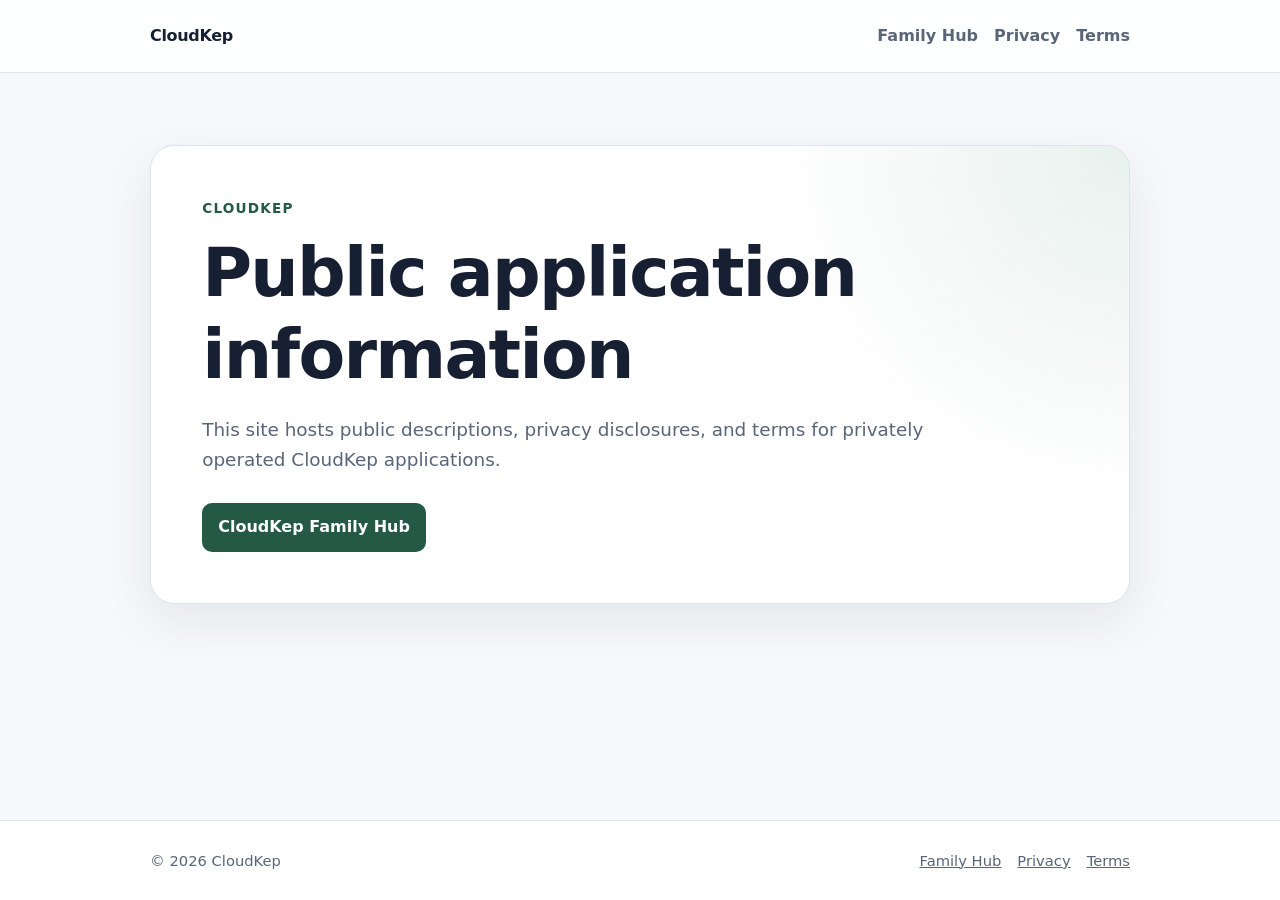
<file: index.html>
<!doctype html>
<html lang="en">
<head>
  <meta charset="utf-8">
  <meta name="viewport" content="width=device-width, initial-scale=1">
  <title>CloudKep | Public Information</title>
  <meta name="description" content="Public application and policy information for CloudKep projects.">
  <link rel="canonical" href="https://legal.cloudkep.com/">
  <link rel="stylesheet" href="/styles.css">
</head>
<body>
<div class="site-shell">
  <header class="site-header">
    <div class="header-inner">
      <a class="brand" href="/">CloudKep</a>
      <nav class="nav" aria-label="Primary">
        <a href="/family-hub/">Family Hub</a>
        <a href="/family-hub/privacy/">Privacy</a>
        <a href="/family-hub/terms/">Terms</a>
      </nav>
    </div>
  </header>
  <main class="main">
    <section class="hero">
      <p class="eyebrow">CloudKep</p>
      <h1>Public application information</h1>
      <p class="lede">This site hosts public descriptions, privacy disclosures, and terms for privately operated CloudKep applications.</p>
      <div class="actions">
        <a class="button" href="/family-hub/">CloudKep Family Hub</a>
      </div>
    </section>
  </main>
  <footer class="site-footer">
    <div class="footer-inner">
      <span>© 2026 CloudKep</span>
      <div class="footer-links">
        <a href="/family-hub/">Family Hub</a>
        <a href="/family-hub/privacy/">Privacy</a>
        <a href="/family-hub/terms/">Terms</a>
      </div>
    </div>
  </footer>
</div>
</body>
</html>
</file>
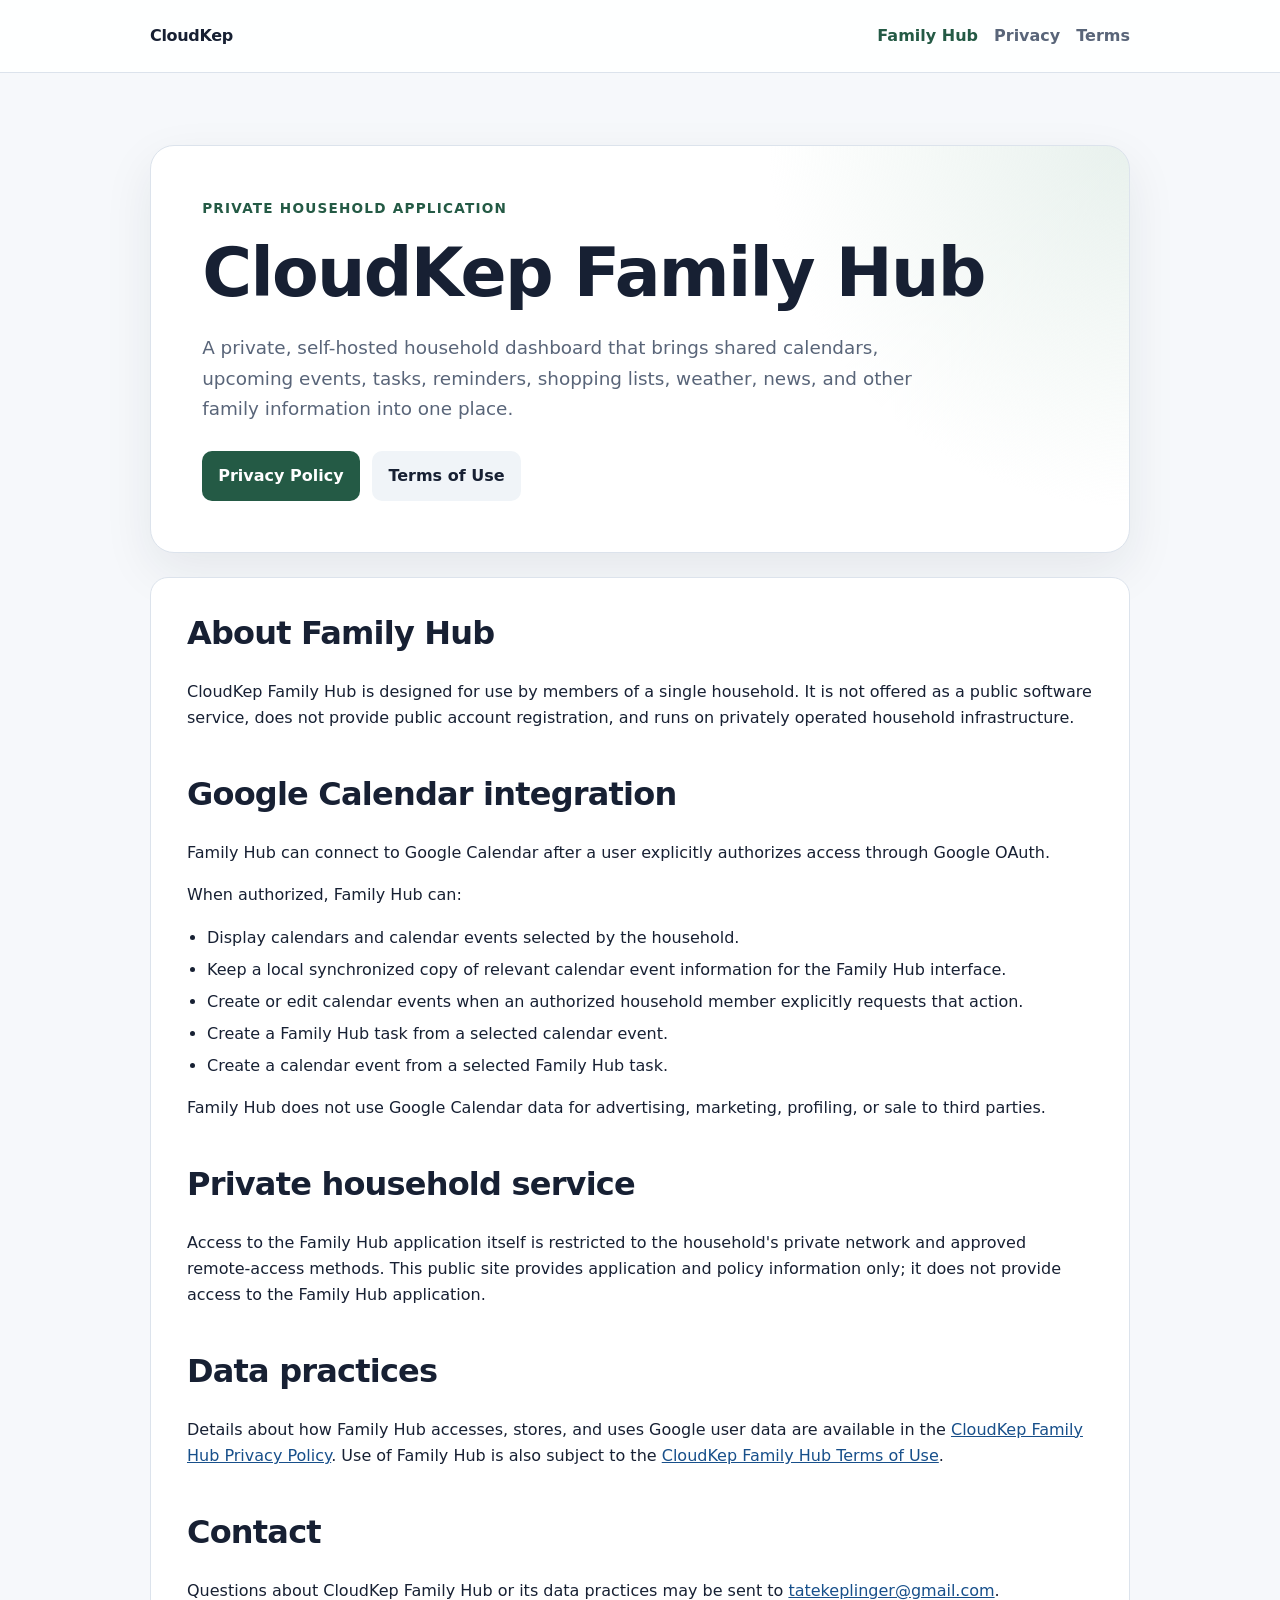
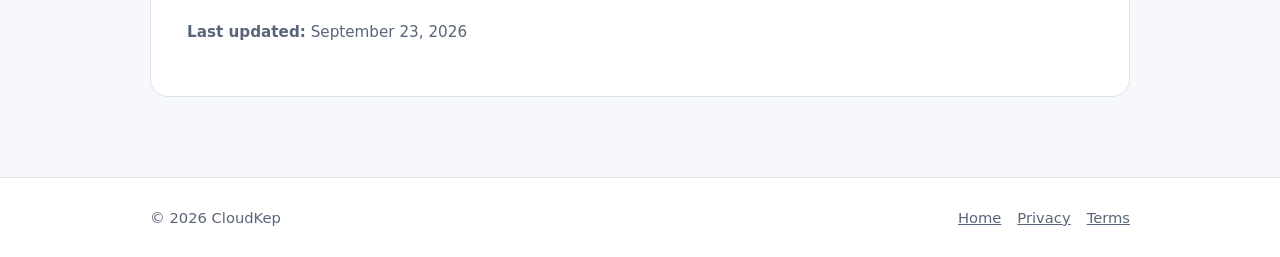
<file: family-hub/index.html>
<!doctype html>
<html lang="en">
<head>
  <meta charset="utf-8">
  <meta name="viewport" content="width=device-width, initial-scale=1">
  <title>CloudKep Family Hub</title>
  <meta name="description" content="CloudKep Family Hub is a private, self-hosted household dashboard for calendars, tasks, shopping lists, reminders, and family information.">
  <link rel="canonical" href="https://legal.cloudkep.com/family-hub/">
  <link rel="stylesheet" href="/styles.css">
</head>
<body>
<div class="site-shell">
  <header class="site-header">
    <div class="header-inner">
      <a class="brand" href="/">CloudKep</a>
      <nav class="nav" aria-label="Primary">
        <a aria-current="page" href="/family-hub/">Family Hub</a>
        <a href="/family-hub/privacy/">Privacy</a>
        <a href="/family-hub/terms/">Terms</a>
      </nav>
    </div>
  </header>
  <main class="main">
    <section class="hero">
      <p class="eyebrow">Private household application</p>
      <h1>CloudKep Family Hub</h1>
      <p class="lede">A private, self-hosted household dashboard that brings shared calendars, upcoming events, tasks, reminders, shopping lists, weather, news, and other family information into one place.</p>
      <div class="actions">
        <a class="button" href="/family-hub/privacy/">Privacy Policy</a>
        <a class="button secondary" href="/family-hub/terms/">Terms of Use</a>
      </div>
    </section>

    <section class="content-card">
      <h2>About Family Hub</h2>
      <p>CloudKep Family Hub is designed for use by members of a single household. It is not offered as a public software service, does not provide public account registration, and runs on privately operated household infrastructure.</p>

      <h2>Google Calendar integration</h2>
      <p>Family Hub can connect to Google Calendar after a user explicitly authorizes access through Google OAuth.</p>
      <p>When authorized, Family Hub can:</p>
      <ul>
        <li>Display calendars and calendar events selected by the household.</li>
        <li>Keep a local synchronized copy of relevant calendar event information for the Family Hub interface.</li>
        <li>Create or edit calendar events when an authorized household member explicitly requests that action.</li>
        <li>Create a Family Hub task from a selected calendar event.</li>
        <li>Create a calendar event from a selected Family Hub task.</li>
      </ul>
      <p>Family Hub does not use Google Calendar data for advertising, marketing, profiling, or sale to third parties.</p>

      <h2>Private household service</h2>
      <p>Access to the Family Hub application itself is restricted to the household's private network and approved remote-access methods. This public site provides application and policy information only; it does not provide access to the Family Hub application.</p>

      <h2>Data practices</h2>
      <p>Details about how Family Hub accesses, stores, and uses Google user data are available in the <a href="/family-hub/privacy/">CloudKep Family Hub Privacy Policy</a>. Use of Family Hub is also subject to the <a href="/family-hub/terms/">CloudKep Family Hub Terms of Use</a>.</p>

      <h2>Contact</h2>
      <p>Questions about CloudKep Family Hub or its data practices may be sent to <a href="mailto:tatekeplinger@gmail.com">tatekeplinger@gmail.com</a>.</p>
      <p class="meta"><strong>Last updated:</strong> September 23, 2026</p>
    </section>
  </main>
  <footer class="site-footer">
    <div class="footer-inner">
      <span>© 2026 CloudKep</span>
      <div class="footer-links">
        <a href="/family-hub/">Home</a>
        <a href="/family-hub/privacy/">Privacy</a>
        <a href="/family-hub/terms/">Terms</a>
      </div>
    </div>
  </footer>
</div>
</body>
</html>
</file>
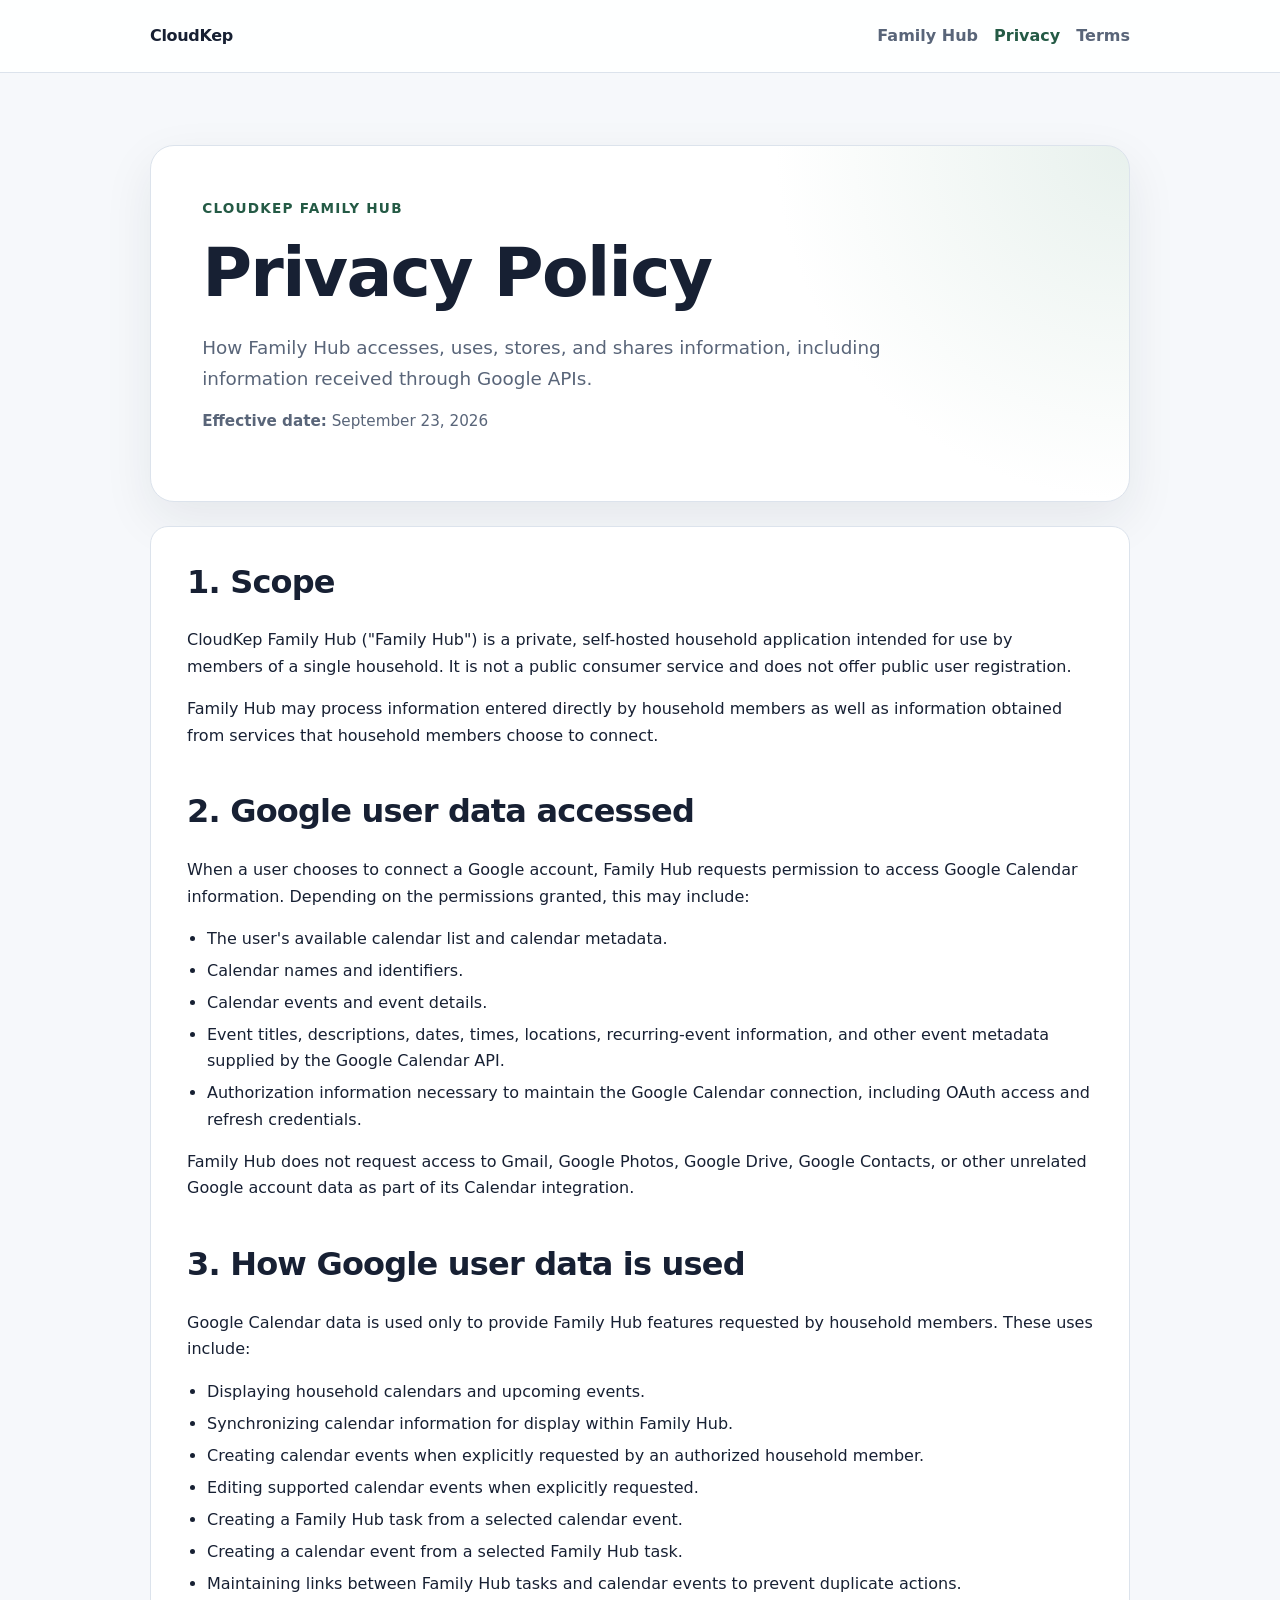
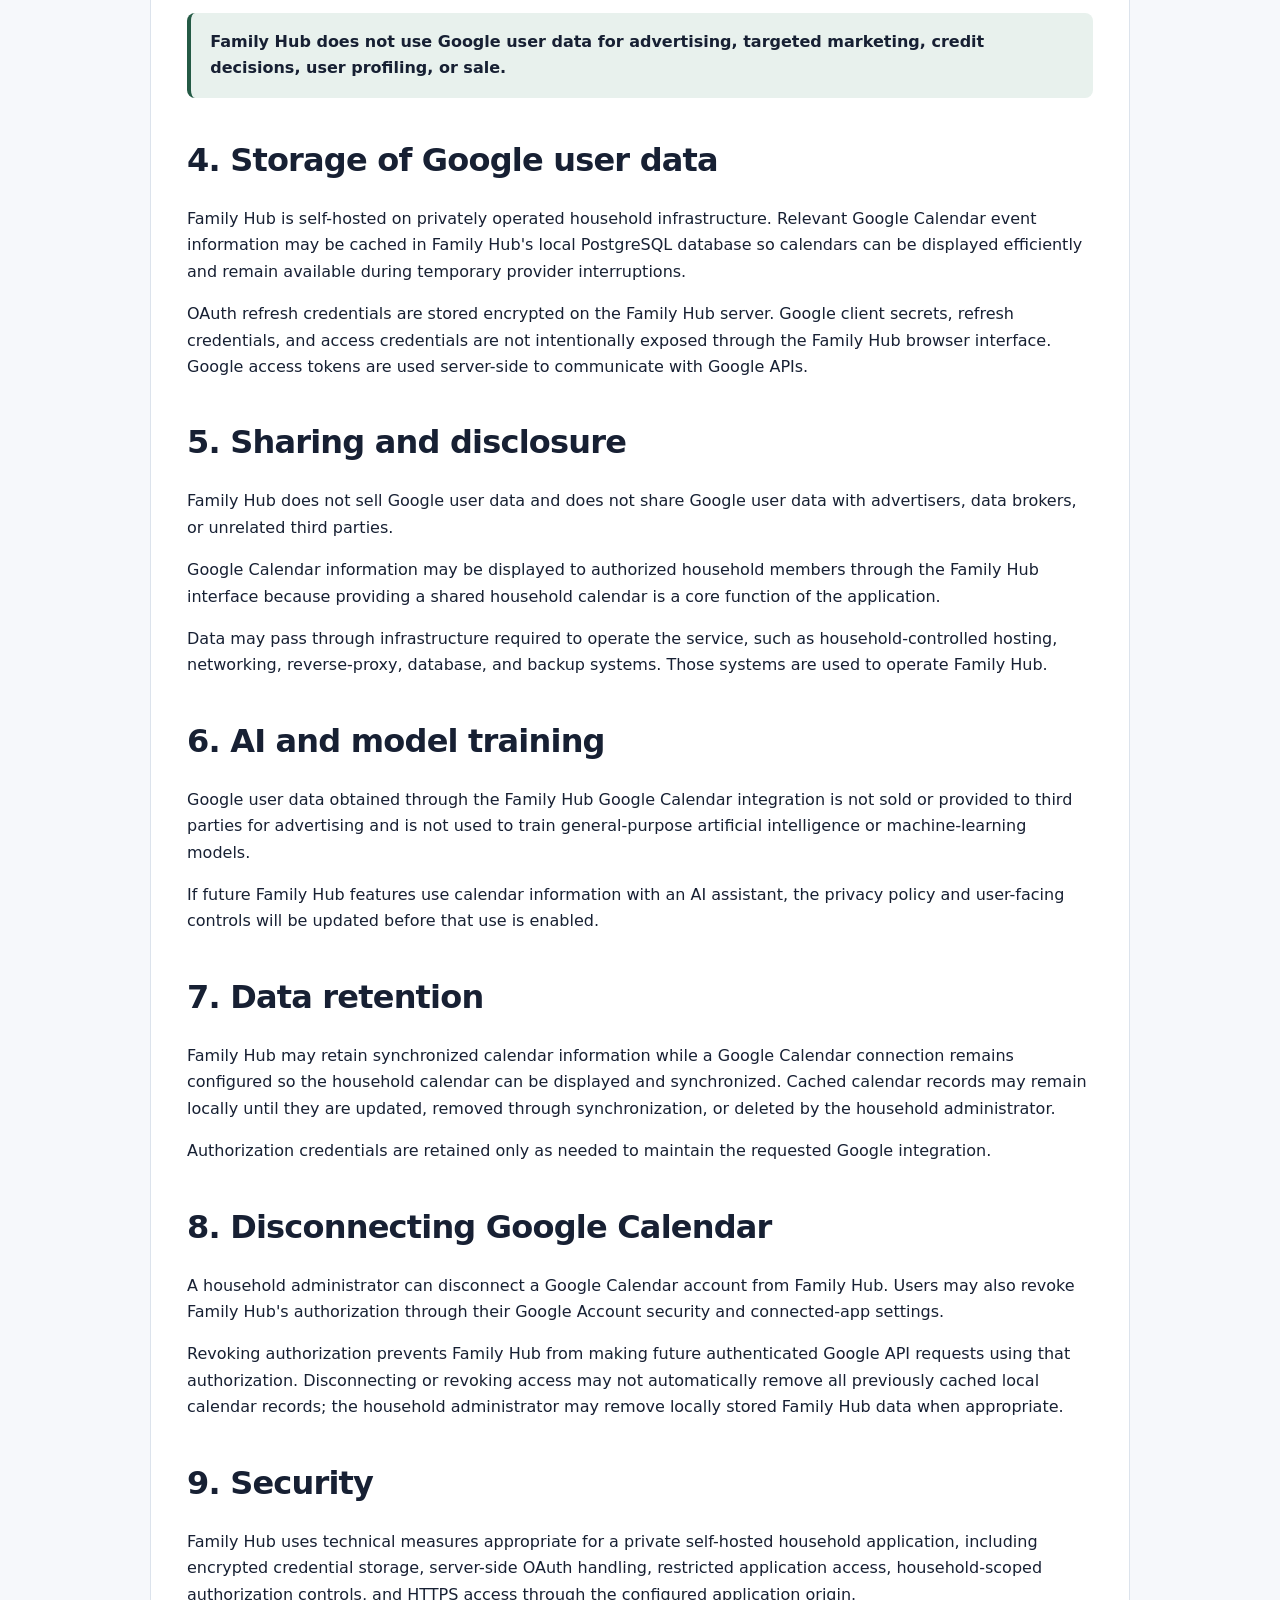
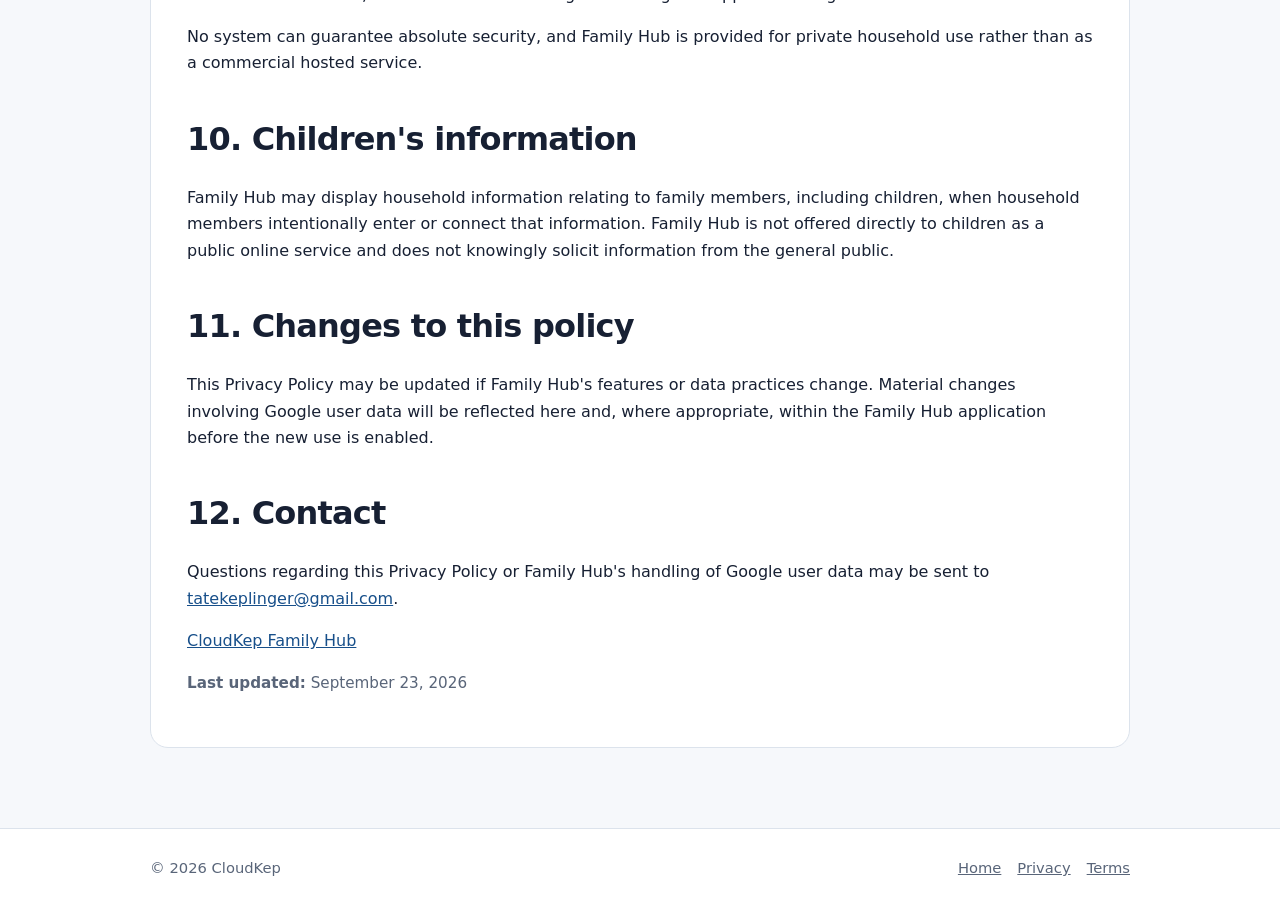
<file: family-hub/privacy/index.html>
<!doctype html>
<html lang="en">
<head>
  <meta charset="utf-8">
  <meta name="viewport" content="width=device-width, initial-scale=1">
  <title>Privacy Policy | CloudKep Family Hub</title>
  <meta name="description" content="Privacy practices for CloudKep Family Hub, including its use of Google Calendar data.">
  <link rel="canonical" href="https://legal.cloudkep.com/family-hub/privacy/">
  <link rel="stylesheet" href="/styles.css">
</head>
<body>
<div class="site-shell">
  <header class="site-header">
    <div class="header-inner">
      <a class="brand" href="/">CloudKep</a>
      <nav class="nav" aria-label="Primary">
        <a href="/family-hub/">Family Hub</a>
        <a aria-current="page" href="/family-hub/privacy/">Privacy</a>
        <a href="/family-hub/terms/">Terms</a>
      </nav>
    </div>
  </header>
  <main class="main">
    <section class="hero">
      <p class="eyebrow">CloudKep Family Hub</p>
      <h1>Privacy Policy</h1>
      <p class="lede">How Family Hub accesses, uses, stores, and shares information, including information received through Google APIs.</p>
      <p class="meta"><strong>Effective date:</strong> September 23, 2026</p>
    </section>

    <article class="content-card">
      <h2>1. Scope</h2>
      <p>CloudKep Family Hub ("Family Hub") is a private, self-hosted household application intended for use by members of a single household. It is not a public consumer service and does not offer public user registration.</p>
      <p>Family Hub may process information entered directly by household members as well as information obtained from services that household members choose to connect.</p>

      <h2>2. Google user data accessed</h2>
      <p>When a user chooses to connect a Google account, Family Hub requests permission to access Google Calendar information. Depending on the permissions granted, this may include:</p>
      <ul>
        <li>The user's available calendar list and calendar metadata.</li>
        <li>Calendar names and identifiers.</li>
        <li>Calendar events and event details.</li>
        <li>Event titles, descriptions, dates, times, locations, recurring-event information, and other event metadata supplied by the Google Calendar API.</li>
        <li>Authorization information necessary to maintain the Google Calendar connection, including OAuth access and refresh credentials.</li>
      </ul>
      <p>Family Hub does not request access to Gmail, Google Photos, Google Drive, Google Contacts, or other unrelated Google account data as part of its Calendar integration.</p>

      <h2>3. How Google user data is used</h2>
      <p>Google Calendar data is used only to provide Family Hub features requested by household members. These uses include:</p>
      <ul>
        <li>Displaying household calendars and upcoming events.</li>
        <li>Synchronizing calendar information for display within Family Hub.</li>
        <li>Creating calendar events when explicitly requested by an authorized household member.</li>
        <li>Editing supported calendar events when explicitly requested.</li>
        <li>Creating a Family Hub task from a selected calendar event.</li>
        <li>Creating a calendar event from a selected Family Hub task.</li>
        <li>Maintaining links between Family Hub tasks and calendar events to prevent duplicate actions.</li>
      </ul>
      <div class="callout"><strong>Family Hub does not use Google user data for advertising, targeted marketing, credit decisions, user profiling, or sale.</strong></div>

      <h2>4. Storage of Google user data</h2>
      <p>Family Hub is self-hosted on privately operated household infrastructure. Relevant Google Calendar event information may be cached in Family Hub's local PostgreSQL database so calendars can be displayed efficiently and remain available during temporary provider interruptions.</p>
      <p>OAuth refresh credentials are stored encrypted on the Family Hub server. Google client secrets, refresh credentials, and access credentials are not intentionally exposed through the Family Hub browser interface. Google access tokens are used server-side to communicate with Google APIs.</p>

      <h2>5. Sharing and disclosure</h2>
      <p>Family Hub does not sell Google user data and does not share Google user data with advertisers, data brokers, or unrelated third parties.</p>
      <p>Google Calendar information may be displayed to authorized household members through the Family Hub interface because providing a shared household calendar is a core function of the application.</p>
      <p>Data may pass through infrastructure required to operate the service, such as household-controlled hosting, networking, reverse-proxy, database, and backup systems. Those systems are used to operate Family Hub.</p>

      <h2>6. AI and model training</h2>
      <p>Google user data obtained through the Family Hub Google Calendar integration is not sold or provided to third parties for advertising and is not used to train general-purpose artificial intelligence or machine-learning models.</p>
      <p>If future Family Hub features use calendar information with an AI assistant, the privacy policy and user-facing controls will be updated before that use is enabled.</p>

      <h2>7. Data retention</h2>
      <p>Family Hub may retain synchronized calendar information while a Google Calendar connection remains configured so the household calendar can be displayed and synchronized. Cached calendar records may remain locally until they are updated, removed through synchronization, or deleted by the household administrator.</p>
      <p>Authorization credentials are retained only as needed to maintain the requested Google integration.</p>

      <h2>8. Disconnecting Google Calendar</h2>
      <p>A household administrator can disconnect a Google Calendar account from Family Hub. Users may also revoke Family Hub's authorization through their Google Account security and connected-app settings.</p>
      <p>Revoking authorization prevents Family Hub from making future authenticated Google API requests using that authorization. Disconnecting or revoking access may not automatically remove all previously cached local calendar records; the household administrator may remove locally stored Family Hub data when appropriate.</p>

      <h2>9. Security</h2>
      <p>Family Hub uses technical measures appropriate for a private self-hosted household application, including encrypted credential storage, server-side OAuth handling, restricted application access, household-scoped authorization controls, and HTTPS access through the configured application origin.</p>
      <p>No system can guarantee absolute security, and Family Hub is provided for private household use rather than as a commercial hosted service.</p>

      <h2>10. Children's information</h2>
      <p>Family Hub may display household information relating to family members, including children, when household members intentionally enter or connect that information. Family Hub is not offered directly to children as a public online service and does not knowingly solicit information from the general public.</p>

      <h2>11. Changes to this policy</h2>
      <p>This Privacy Policy may be updated if Family Hub's features or data practices change. Material changes involving Google user data will be reflected here and, where appropriate, within the Family Hub application before the new use is enabled.</p>

      <h2>12. Contact</h2>
      <p>Questions regarding this Privacy Policy or Family Hub's handling of Google user data may be sent to <a href="mailto:tatekeplinger@gmail.com">tatekeplinger@gmail.com</a>.</p>
      <p><a href="https://legal.cloudkep.com/family-hub/">CloudKep Family Hub</a></p>
      <p class="meta"><strong>Last updated:</strong> September 23, 2026</p>
    </article>
  </main>
  <footer class="site-footer">
    <div class="footer-inner">
      <span>© 2026 CloudKep</span>
      <div class="footer-links">
        <a href="/family-hub/">Home</a>
        <a href="/family-hub/privacy/">Privacy</a>
        <a href="/family-hub/terms/">Terms</a>
      </div>
    </div>
  </footer>
</div>
</body>
</html>
</file>
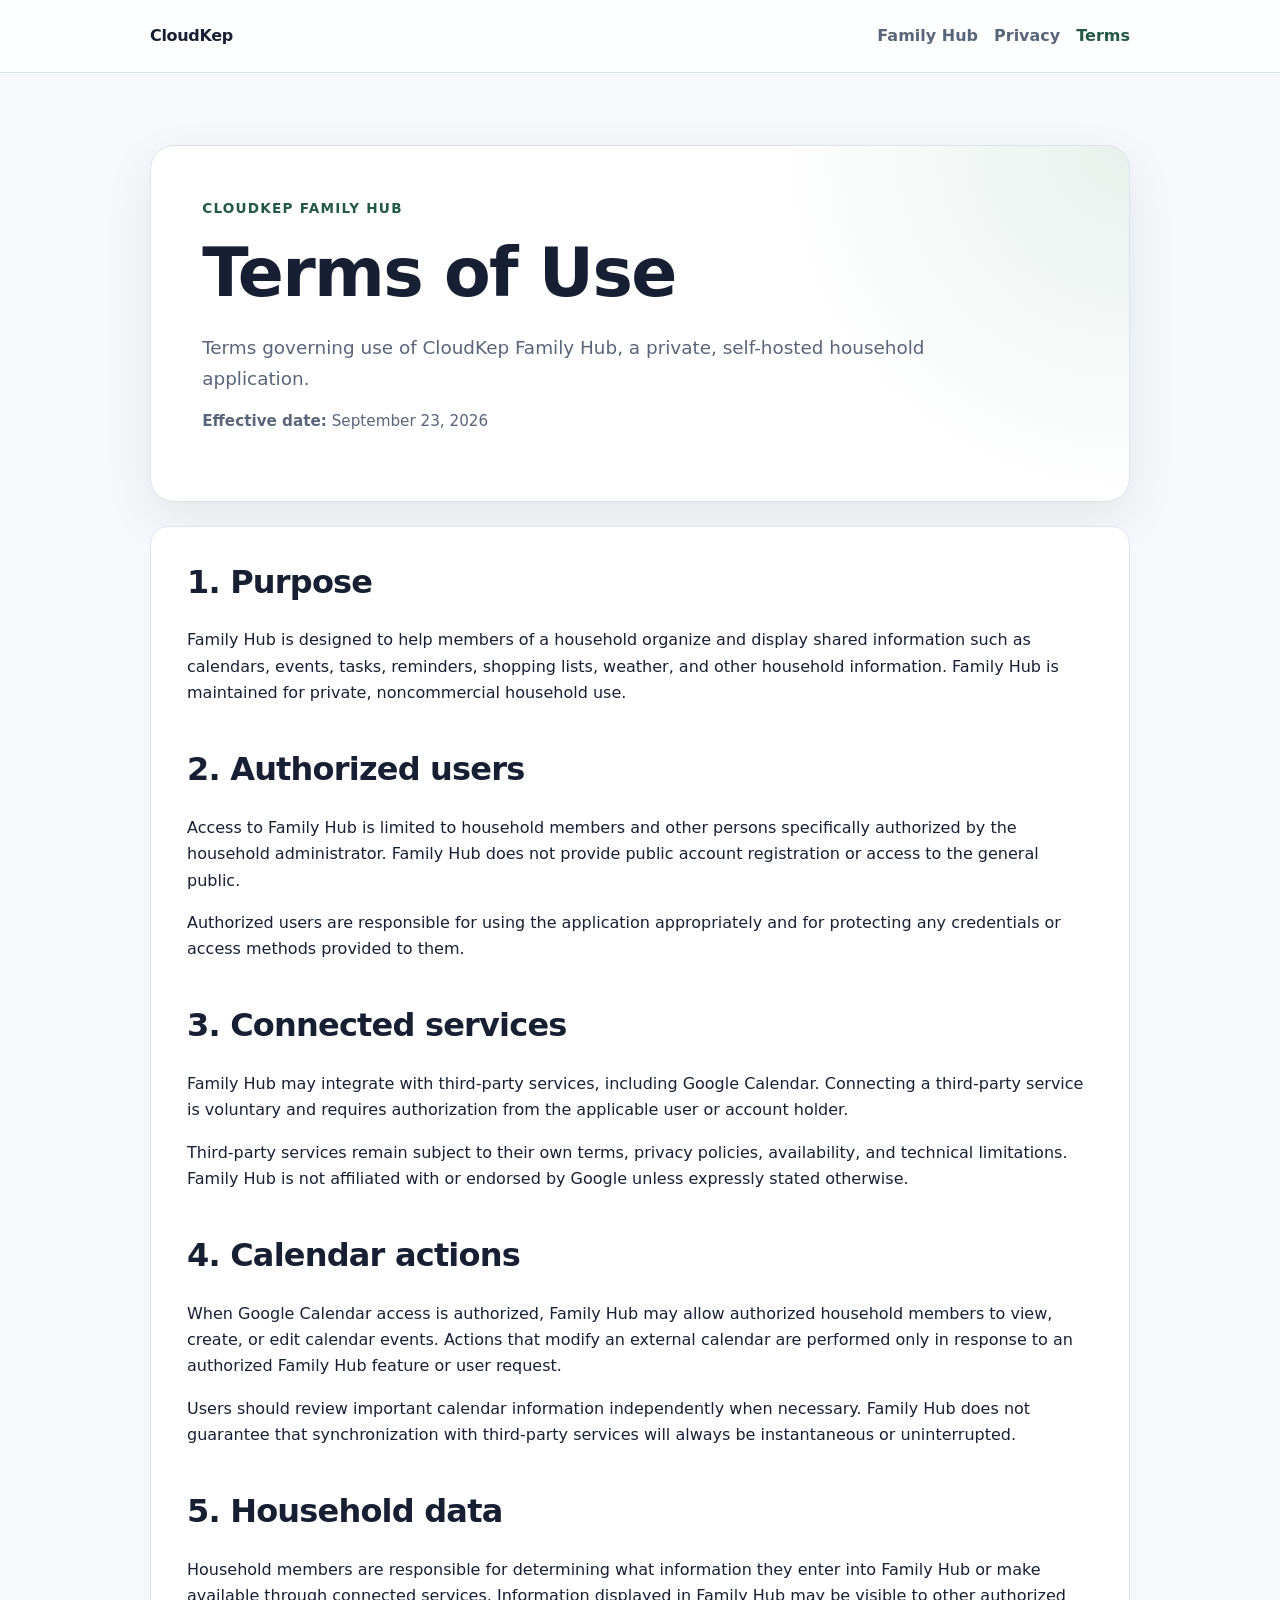
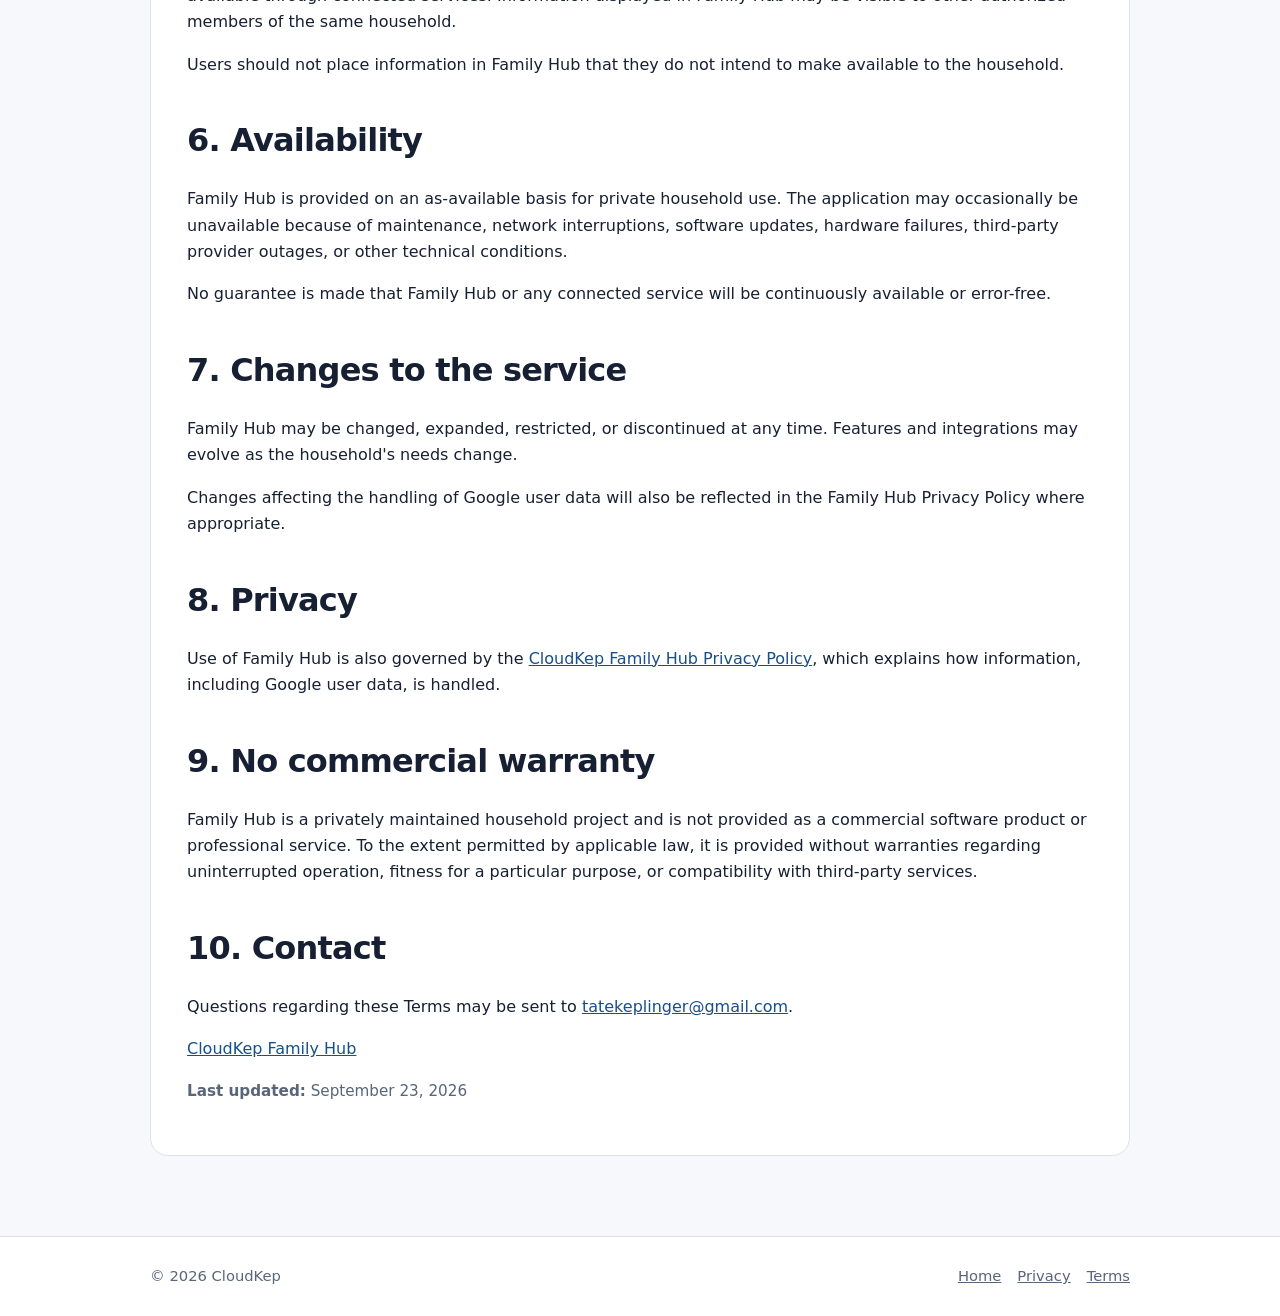
<file: family-hub/terms/index.html>
<!doctype html>
<html lang="en">
<head>
  <meta charset="utf-8">
  <meta name="viewport" content="width=device-width, initial-scale=1">
  <title>Terms of Use | CloudKep Family Hub</title>
  <meta name="description" content="Terms governing private household use of CloudKep Family Hub.">
  <link rel="canonical" href="https://legal.cloudkep.com/family-hub/terms/">
  <link rel="stylesheet" href="/styles.css">
</head>
<body>
<div class="site-shell">
  <header class="site-header">
    <div class="header-inner">
      <a class="brand" href="/">CloudKep</a>
      <nav class="nav" aria-label="Primary">
        <a href="/family-hub/">Family Hub</a>
        <a href="/family-hub/privacy/">Privacy</a>
        <a aria-current="page" href="/family-hub/terms/">Terms</a>
      </nav>
    </div>
  </header>
  <main class="main">
    <section class="hero">
      <p class="eyebrow">CloudKep Family Hub</p>
      <h1>Terms of Use</h1>
      <p class="lede">Terms governing use of CloudKep Family Hub, a private, self-hosted household application.</p>
      <p class="meta"><strong>Effective date:</strong> September 23, 2026</p>
    </section>

    <article class="content-card">
      <h2>1. Purpose</h2>
      <p>Family Hub is designed to help members of a household organize and display shared information such as calendars, events, tasks, reminders, shopping lists, weather, and other household information. Family Hub is maintained for private, noncommercial household use.</p>

      <h2>2. Authorized users</h2>
      <p>Access to Family Hub is limited to household members and other persons specifically authorized by the household administrator. Family Hub does not provide public account registration or access to the general public.</p>
      <p>Authorized users are responsible for using the application appropriately and for protecting any credentials or access methods provided to them.</p>

      <h2>3. Connected services</h2>
      <p>Family Hub may integrate with third-party services, including Google Calendar. Connecting a third-party service is voluntary and requires authorization from the applicable user or account holder.</p>
      <p>Third-party services remain subject to their own terms, privacy policies, availability, and technical limitations. Family Hub is not affiliated with or endorsed by Google unless expressly stated otherwise.</p>

      <h2>4. Calendar actions</h2>
      <p>When Google Calendar access is authorized, Family Hub may allow authorized household members to view, create, or edit calendar events. Actions that modify an external calendar are performed only in response to an authorized Family Hub feature or user request.</p>
      <p>Users should review important calendar information independently when necessary. Family Hub does not guarantee that synchronization with third-party services will always be instantaneous or uninterrupted.</p>

      <h2>5. Household data</h2>
      <p>Household members are responsible for determining what information they enter into Family Hub or make available through connected services. Information displayed in Family Hub may be visible to other authorized members of the same household.</p>
      <p>Users should not place information in Family Hub that they do not intend to make available to the household.</p>

      <h2>6. Availability</h2>
      <p>Family Hub is provided on an as-available basis for private household use. The application may occasionally be unavailable because of maintenance, network interruptions, software updates, hardware failures, third-party provider outages, or other technical conditions.</p>
      <p>No guarantee is made that Family Hub or any connected service will be continuously available or error-free.</p>

      <h2>7. Changes to the service</h2>
      <p>Family Hub may be changed, expanded, restricted, or discontinued at any time. Features and integrations may evolve as the household's needs change.</p>
      <p>Changes affecting the handling of Google user data will also be reflected in the Family Hub Privacy Policy where appropriate.</p>

      <h2>8. Privacy</h2>
      <p>Use of Family Hub is also governed by the <a href="/family-hub/privacy/">CloudKep Family Hub Privacy Policy</a>, which explains how information, including Google user data, is handled.</p>

      <h2>9. No commercial warranty</h2>
      <p>Family Hub is a privately maintained household project and is not provided as a commercial software product or professional service. To the extent permitted by applicable law, it is provided without warranties regarding uninterrupted operation, fitness for a particular purpose, or compatibility with third-party services.</p>

      <h2>10. Contact</h2>
      <p>Questions regarding these Terms may be sent to <a href="mailto:tatekeplinger@gmail.com">tatekeplinger@gmail.com</a>.</p>
      <p><a href="https://legal.cloudkep.com/family-hub/">CloudKep Family Hub</a></p>
      <p class="meta"><strong>Last updated:</strong> September 23, 2026</p>
    </article>
  </main>
  <footer class="site-footer">
    <div class="footer-inner">
      <span>© 2026 CloudKep</span>
      <div class="footer-links">
        <a href="/family-hub/">Home</a>
        <a href="/family-hub/privacy/">Privacy</a>
        <a href="/family-hub/terms/">Terms</a>
      </div>
    </div>
  </footer>
</div>
</body>
</html>
</file>
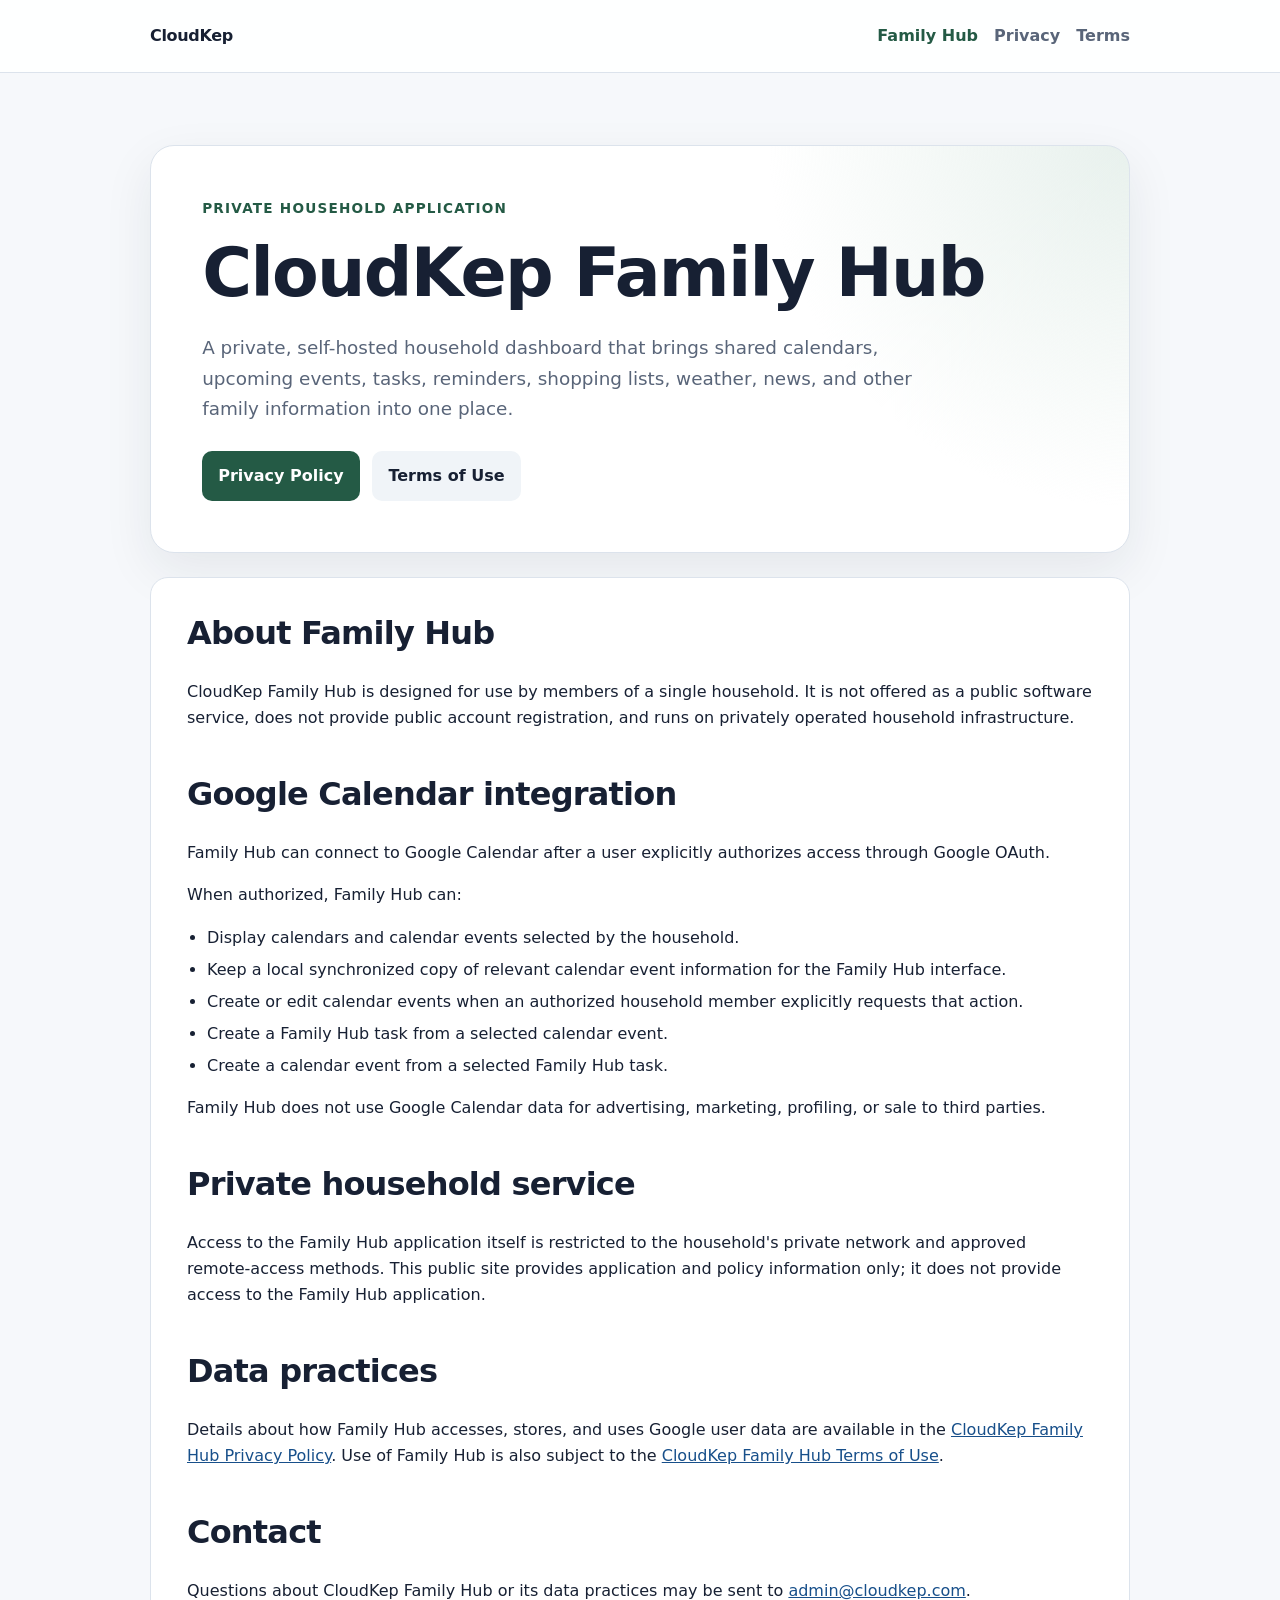
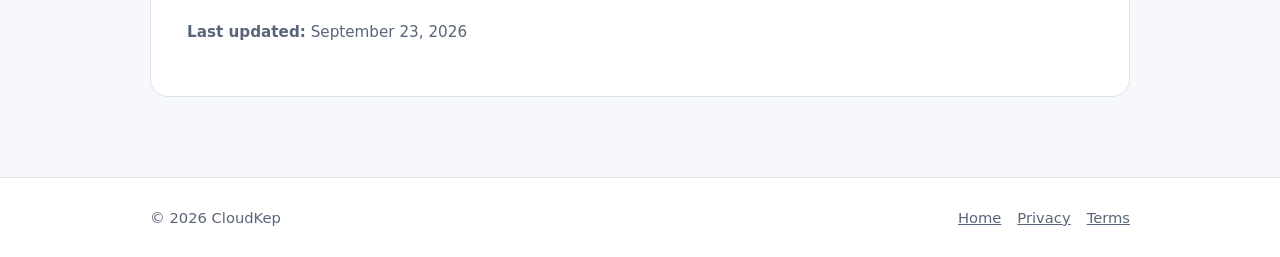
<file: public/family-hub/index.html>
<!doctype html>
<html lang="en">
<head>
  <meta charset="utf-8">
  <meta name="viewport" content="width=device-width, initial-scale=1">
  <title>CloudKep Family Hub</title>
  <meta name="description" content="CloudKep Family Hub is a private, self-hosted household dashboard for calendars, tasks, shopping lists, reminders, and family information.">
  <link rel="canonical" href="https://legal.cloudkep.com/family-hub/">
  <link rel="stylesheet" href="/styles.css">
</head>
<body>
<div class="site-shell">
  <header class="site-header">
    <div class="header-inner">
      <a class="brand" href="/">CloudKep</a>
      <nav class="nav" aria-label="Primary">
        <a aria-current="page" href="/family-hub/">Family Hub</a>
        <a href="/family-hub/privacy/">Privacy</a>
        <a href="/family-hub/terms/">Terms</a>
      </nav>
    </div>
  </header>
  <main class="main">
    <section class="hero">
      <p class="eyebrow">Private household application</p>
      <h1>CloudKep Family Hub</h1>
      <p class="lede">A private, self-hosted household dashboard that brings shared calendars, upcoming events, tasks, reminders, shopping lists, weather, news, and other family information into one place.</p>
      <div class="actions">
        <a class="button" href="/family-hub/privacy/">Privacy Policy</a>
        <a class="button secondary" href="/family-hub/terms/">Terms of Use</a>
      </div>
    </section>

    <section class="content-card">
      <h2>About Family Hub</h2>
      <p>CloudKep Family Hub is designed for use by members of a single household. It is not offered as a public software service, does not provide public account registration, and runs on privately operated household infrastructure.</p>

      <h2>Google Calendar integration</h2>
      <p>Family Hub can connect to Google Calendar after a user explicitly authorizes access through Google OAuth.</p>
      <p>When authorized, Family Hub can:</p>
      <ul>
        <li>Display calendars and calendar events selected by the household.</li>
        <li>Keep a local synchronized copy of relevant calendar event information for the Family Hub interface.</li>
        <li>Create or edit calendar events when an authorized household member explicitly requests that action.</li>
        <li>Create a Family Hub task from a selected calendar event.</li>
        <li>Create a calendar event from a selected Family Hub task.</li>
      </ul>
      <p>Family Hub does not use Google Calendar data for advertising, marketing, profiling, or sale to third parties.</p>

      <h2>Private household service</h2>
      <p>Access to the Family Hub application itself is restricted to the household's private network and approved remote-access methods. This public site provides application and policy information only; it does not provide access to the Family Hub application.</p>

      <h2>Data practices</h2>
      <p>Details about how Family Hub accesses, stores, and uses Google user data are available in the <a href="/family-hub/privacy/">CloudKep Family Hub Privacy Policy</a>. Use of Family Hub is also subject to the <a href="/family-hub/terms/">CloudKep Family Hub Terms of Use</a>.</p>

      <h2>Contact</h2>
      <p>Questions about CloudKep Family Hub or its data practices may be sent to <a href="mailto:admin@cloudkep.com">admin@cloudkep.com</a>.</p>
      <p class="meta"><strong>Last updated:</strong> September 23, 2026</p>
    </section>
  </main>
  <footer class="site-footer">
    <div class="footer-inner">
      <span>© 2026 CloudKep</span>
      <div class="footer-links">
        <a href="/family-hub/">Home</a>
        <a href="/family-hub/privacy/">Privacy</a>
        <a href="/family-hub/terms/">Terms</a>
      </div>
    </div>
  </footer>
</div>
</body>
</html>
</file>
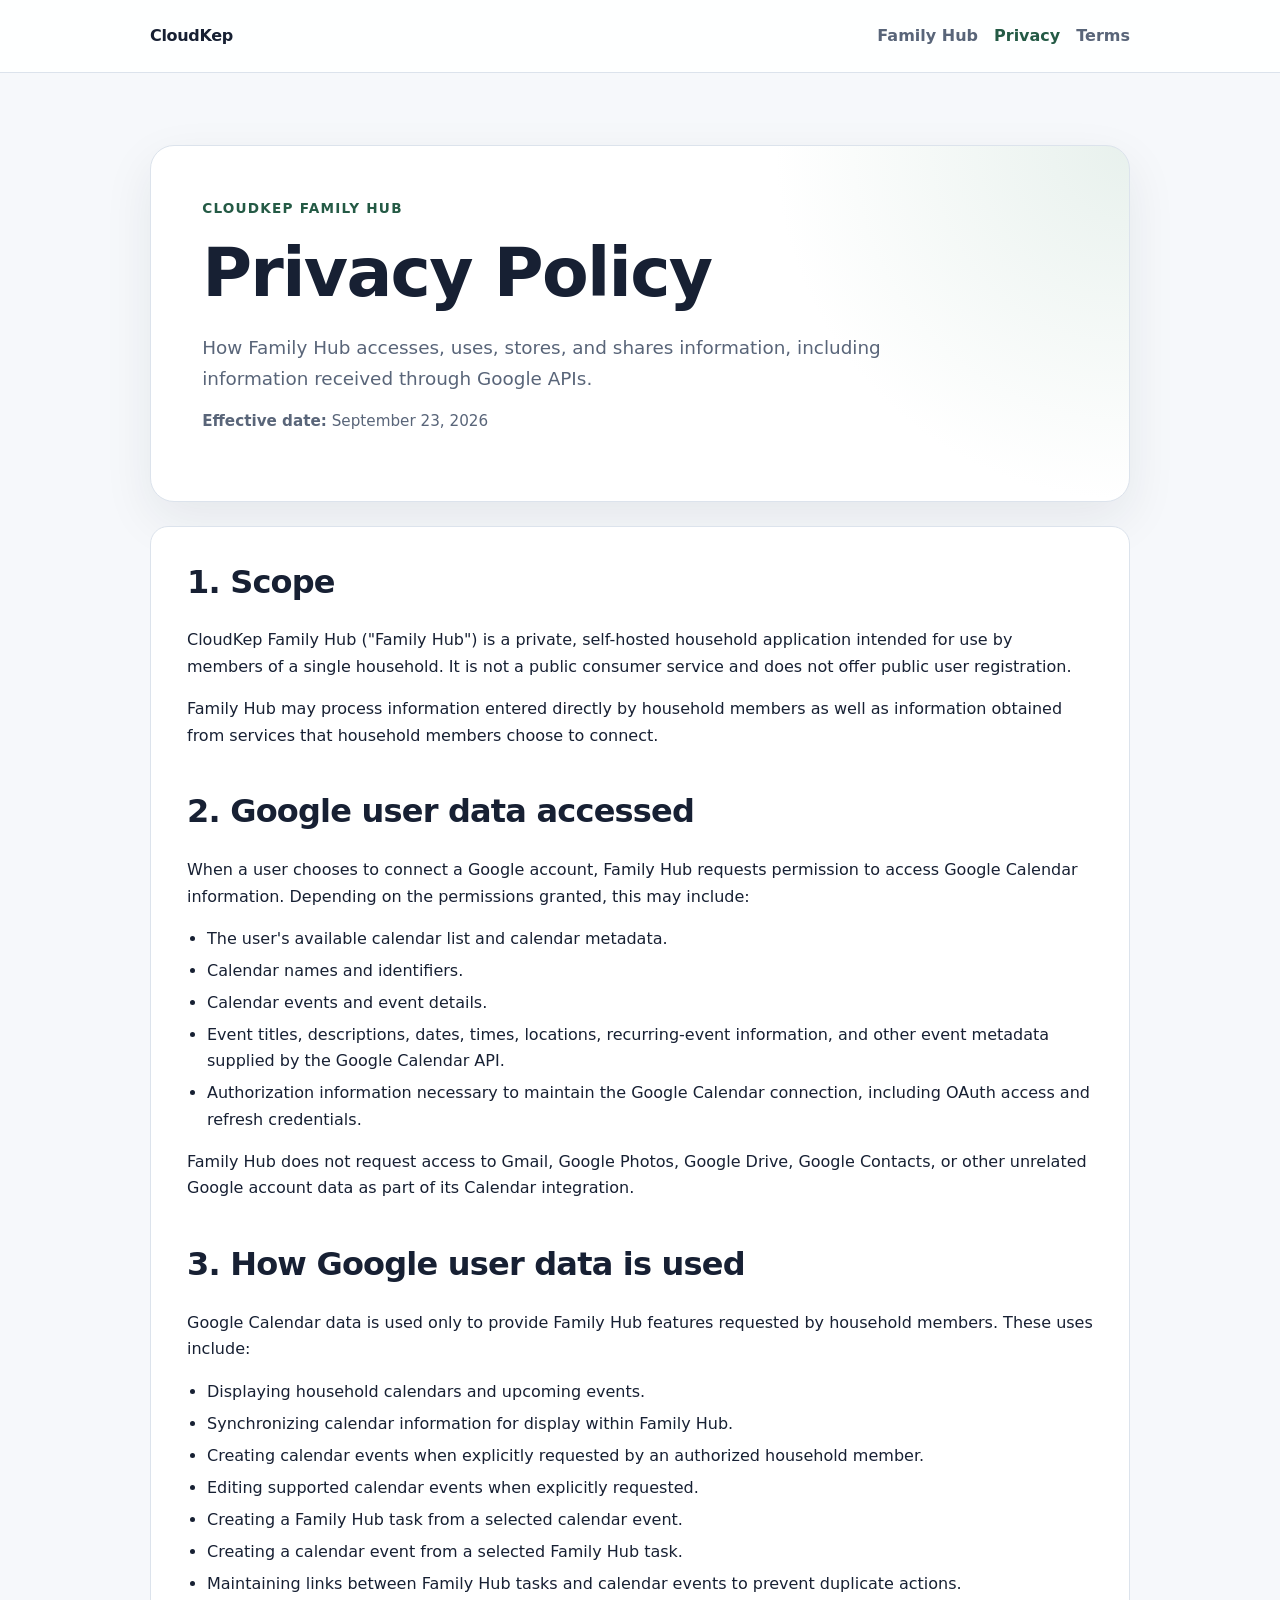
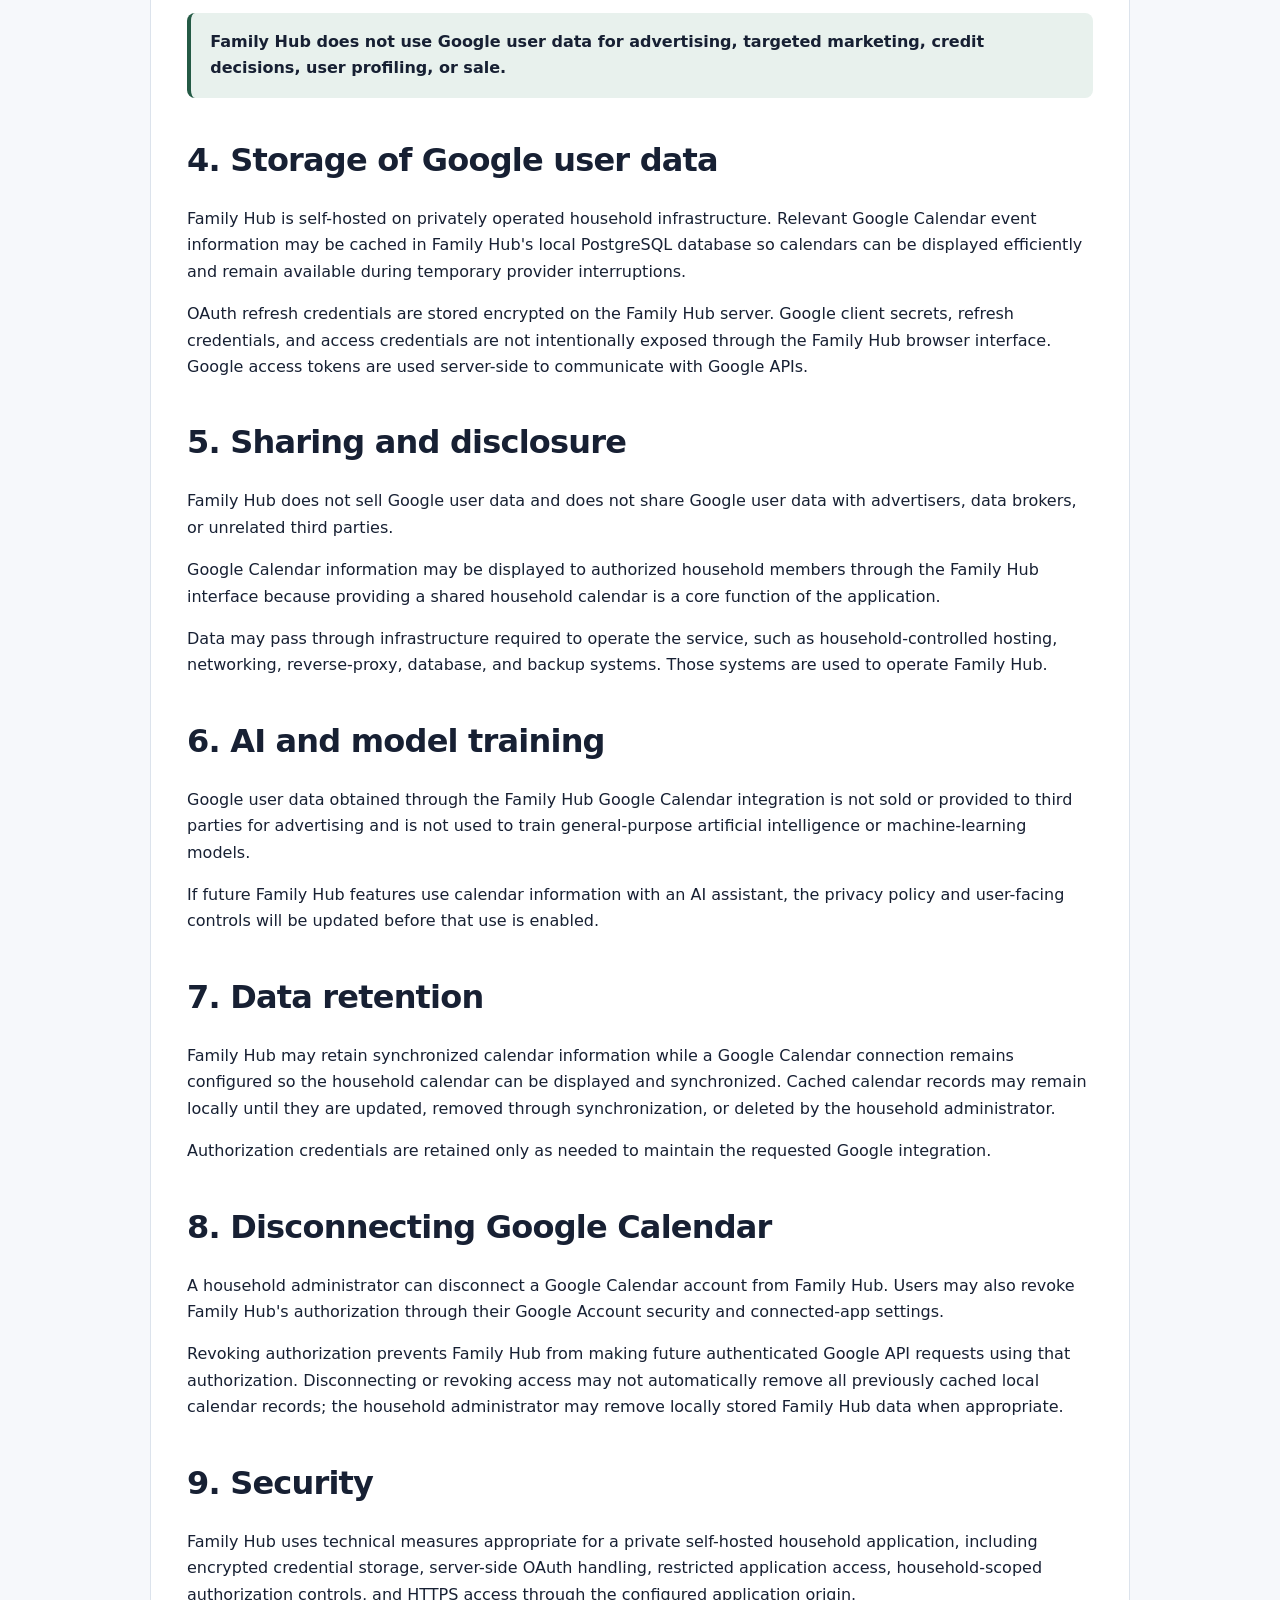
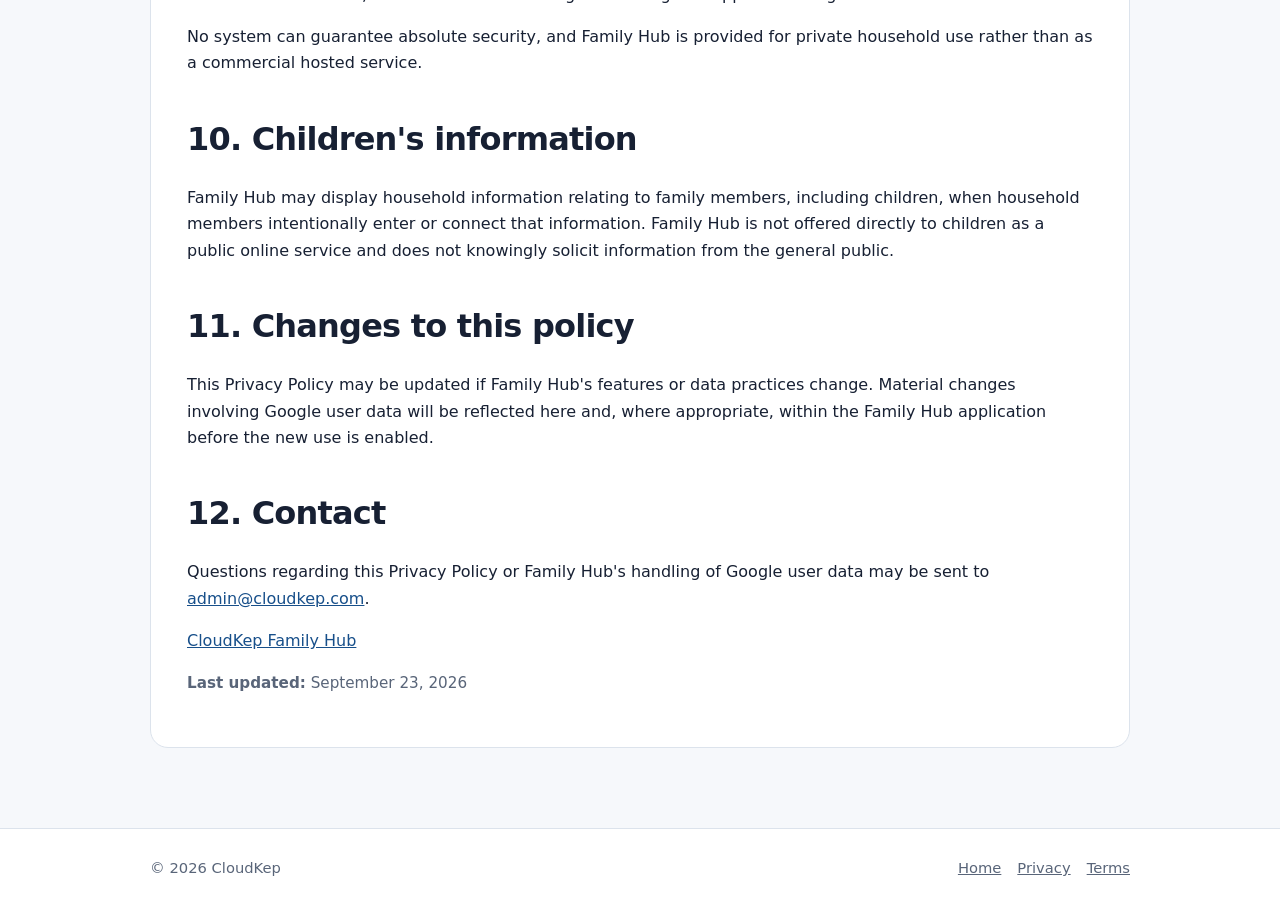
<file: public/family-hub/privacy/index.html>
<!doctype html>
<html lang="en">
<head>
  <meta charset="utf-8">
  <meta name="viewport" content="width=device-width, initial-scale=1">
  <title>Privacy Policy | CloudKep Family Hub</title>
  <meta name="description" content="Privacy practices for CloudKep Family Hub, including its use of Google Calendar data.">
  <link rel="canonical" href="https://legal.cloudkep.com/family-hub/privacy/">
  <link rel="stylesheet" href="/styles.css">
</head>
<body>
<div class="site-shell">
  <header class="site-header">
    <div class="header-inner">
      <a class="brand" href="/">CloudKep</a>
      <nav class="nav" aria-label="Primary">
        <a href="/family-hub/">Family Hub</a>
        <a aria-current="page" href="/family-hub/privacy/">Privacy</a>
        <a href="/family-hub/terms/">Terms</a>
      </nav>
    </div>
  </header>
  <main class="main">
    <section class="hero">
      <p class="eyebrow">CloudKep Family Hub</p>
      <h1>Privacy Policy</h1>
      <p class="lede">How Family Hub accesses, uses, stores, and shares information, including information received through Google APIs.</p>
      <p class="meta"><strong>Effective date:</strong> September 23, 2026</p>
    </section>

    <article class="content-card">
      <h2>1. Scope</h2>
      <p>CloudKep Family Hub ("Family Hub") is a private, self-hosted household application intended for use by members of a single household. It is not a public consumer service and does not offer public user registration.</p>
      <p>Family Hub may process information entered directly by household members as well as information obtained from services that household members choose to connect.</p>

      <h2>2. Google user data accessed</h2>
      <p>When a user chooses to connect a Google account, Family Hub requests permission to access Google Calendar information. Depending on the permissions granted, this may include:</p>
      <ul>
        <li>The user's available calendar list and calendar metadata.</li>
        <li>Calendar names and identifiers.</li>
        <li>Calendar events and event details.</li>
        <li>Event titles, descriptions, dates, times, locations, recurring-event information, and other event metadata supplied by the Google Calendar API.</li>
        <li>Authorization information necessary to maintain the Google Calendar connection, including OAuth access and refresh credentials.</li>
      </ul>
      <p>Family Hub does not request access to Gmail, Google Photos, Google Drive, Google Contacts, or other unrelated Google account data as part of its Calendar integration.</p>

      <h2>3. How Google user data is used</h2>
      <p>Google Calendar data is used only to provide Family Hub features requested by household members. These uses include:</p>
      <ul>
        <li>Displaying household calendars and upcoming events.</li>
        <li>Synchronizing calendar information for display within Family Hub.</li>
        <li>Creating calendar events when explicitly requested by an authorized household member.</li>
        <li>Editing supported calendar events when explicitly requested.</li>
        <li>Creating a Family Hub task from a selected calendar event.</li>
        <li>Creating a calendar event from a selected Family Hub task.</li>
        <li>Maintaining links between Family Hub tasks and calendar events to prevent duplicate actions.</li>
      </ul>
      <div class="callout"><strong>Family Hub does not use Google user data for advertising, targeted marketing, credit decisions, user profiling, or sale.</strong></div>

      <h2>4. Storage of Google user data</h2>
      <p>Family Hub is self-hosted on privately operated household infrastructure. Relevant Google Calendar event information may be cached in Family Hub's local PostgreSQL database so calendars can be displayed efficiently and remain available during temporary provider interruptions.</p>
      <p>OAuth refresh credentials are stored encrypted on the Family Hub server. Google client secrets, refresh credentials, and access credentials are not intentionally exposed through the Family Hub browser interface. Google access tokens are used server-side to communicate with Google APIs.</p>

      <h2>5. Sharing and disclosure</h2>
      <p>Family Hub does not sell Google user data and does not share Google user data with advertisers, data brokers, or unrelated third parties.</p>
      <p>Google Calendar information may be displayed to authorized household members through the Family Hub interface because providing a shared household calendar is a core function of the application.</p>
      <p>Data may pass through infrastructure required to operate the service, such as household-controlled hosting, networking, reverse-proxy, database, and backup systems. Those systems are used to operate Family Hub.</p>

      <h2>6. AI and model training</h2>
      <p>Google user data obtained through the Family Hub Google Calendar integration is not sold or provided to third parties for advertising and is not used to train general-purpose artificial intelligence or machine-learning models.</p>
      <p>If future Family Hub features use calendar information with an AI assistant, the privacy policy and user-facing controls will be updated before that use is enabled.</p>

      <h2>7. Data retention</h2>
      <p>Family Hub may retain synchronized calendar information while a Google Calendar connection remains configured so the household calendar can be displayed and synchronized. Cached calendar records may remain locally until they are updated, removed through synchronization, or deleted by the household administrator.</p>
      <p>Authorization credentials are retained only as needed to maintain the requested Google integration.</p>

      <h2>8. Disconnecting Google Calendar</h2>
      <p>A household administrator can disconnect a Google Calendar account from Family Hub. Users may also revoke Family Hub's authorization through their Google Account security and connected-app settings.</p>
      <p>Revoking authorization prevents Family Hub from making future authenticated Google API requests using that authorization. Disconnecting or revoking access may not automatically remove all previously cached local calendar records; the household administrator may remove locally stored Family Hub data when appropriate.</p>

      <h2>9. Security</h2>
      <p>Family Hub uses technical measures appropriate for a private self-hosted household application, including encrypted credential storage, server-side OAuth handling, restricted application access, household-scoped authorization controls, and HTTPS access through the configured application origin.</p>
      <p>No system can guarantee absolute security, and Family Hub is provided for private household use rather than as a commercial hosted service.</p>

      <h2>10. Children's information</h2>
      <p>Family Hub may display household information relating to family members, including children, when household members intentionally enter or connect that information. Family Hub is not offered directly to children as a public online service and does not knowingly solicit information from the general public.</p>

      <h2>11. Changes to this policy</h2>
      <p>This Privacy Policy may be updated if Family Hub's features or data practices change. Material changes involving Google user data will be reflected here and, where appropriate, within the Family Hub application before the new use is enabled.</p>

      <h2>12. Contact</h2>
      <p>Questions regarding this Privacy Policy or Family Hub's handling of Google user data may be sent to <a href="mailto:admin@cloudkep.com">admin@cloudkep.com</a>.</p>
      <p><a href="https://legal.cloudkep.com/family-hub/">CloudKep Family Hub</a></p>
      <p class="meta"><strong>Last updated:</strong> September 23, 2026</p>
    </article>
  </main>
  <footer class="site-footer">
    <div class="footer-inner">
      <span>© 2026 CloudKep</span>
      <div class="footer-links">
        <a href="/family-hub/">Home</a>
        <a href="/family-hub/privacy/">Privacy</a>
        <a href="/family-hub/terms/">Terms</a>
      </div>
    </div>
  </footer>
</div>
</body>
</html>
</file>
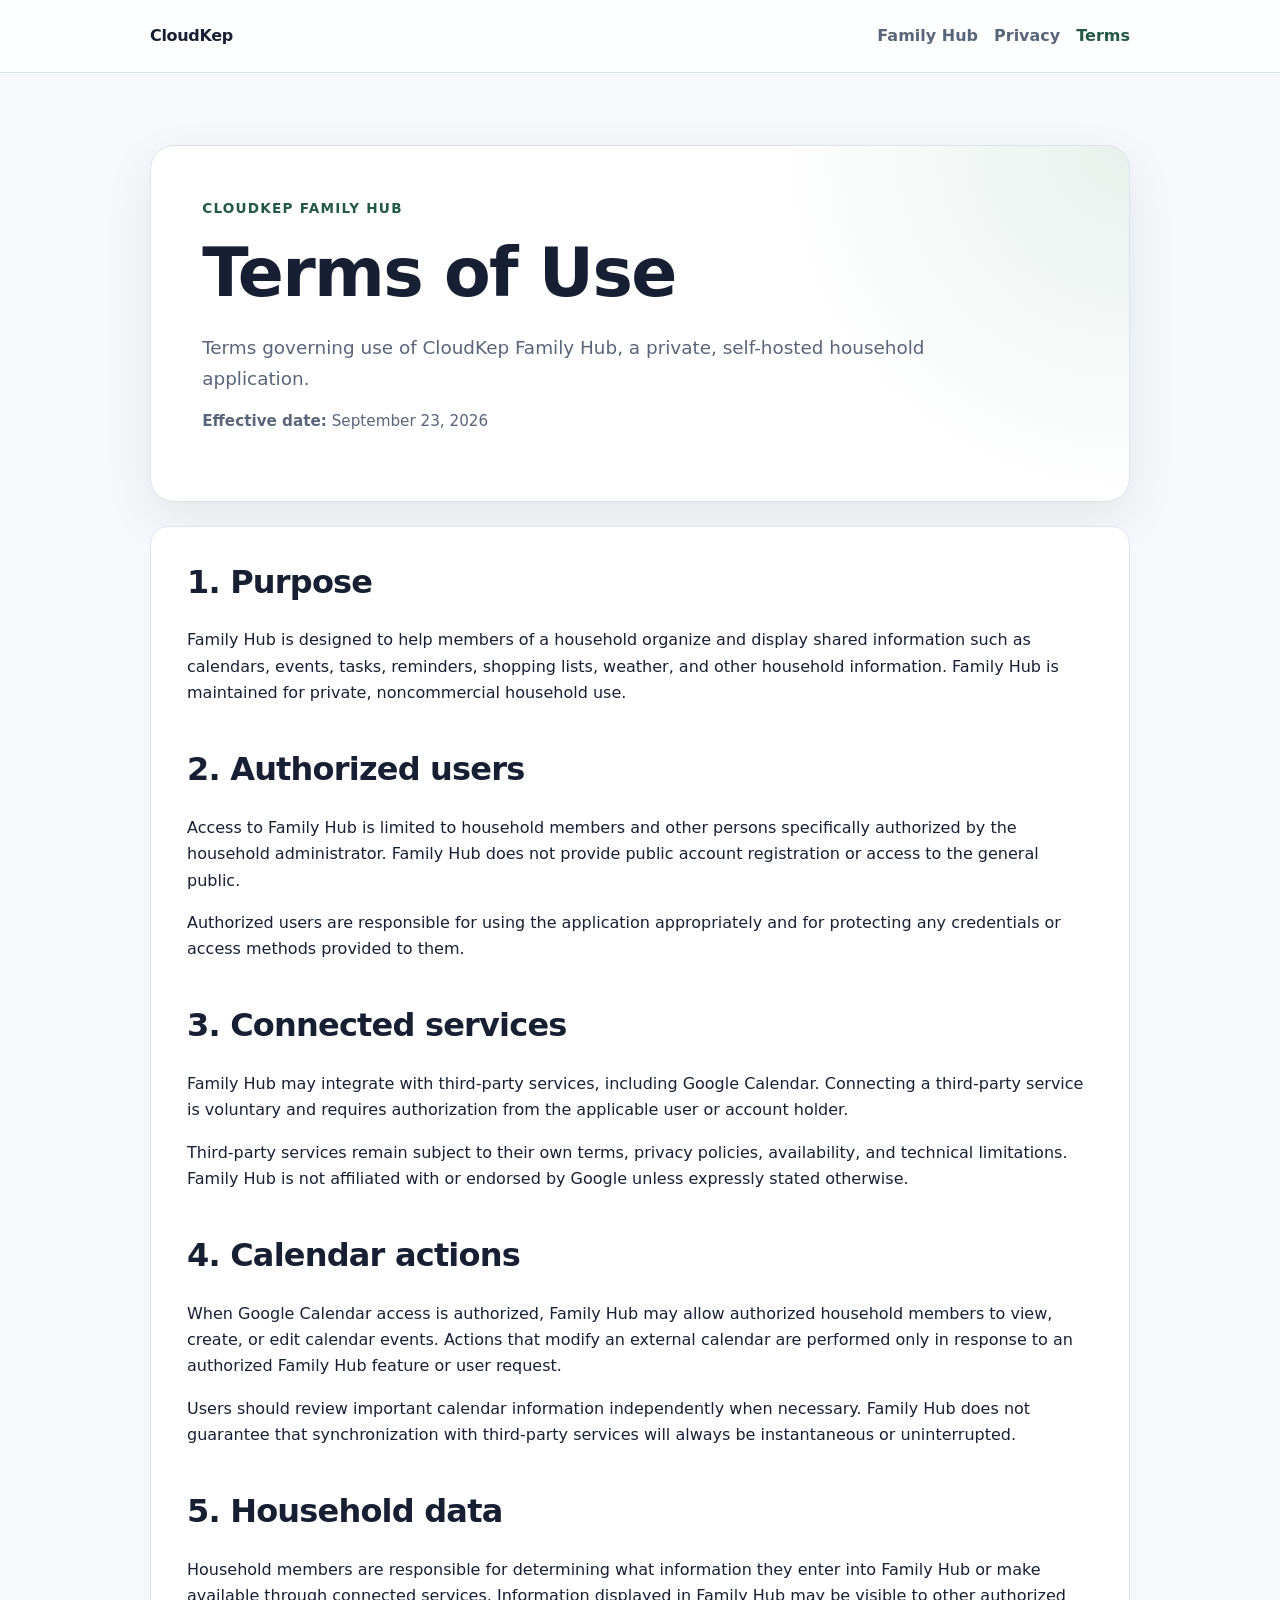
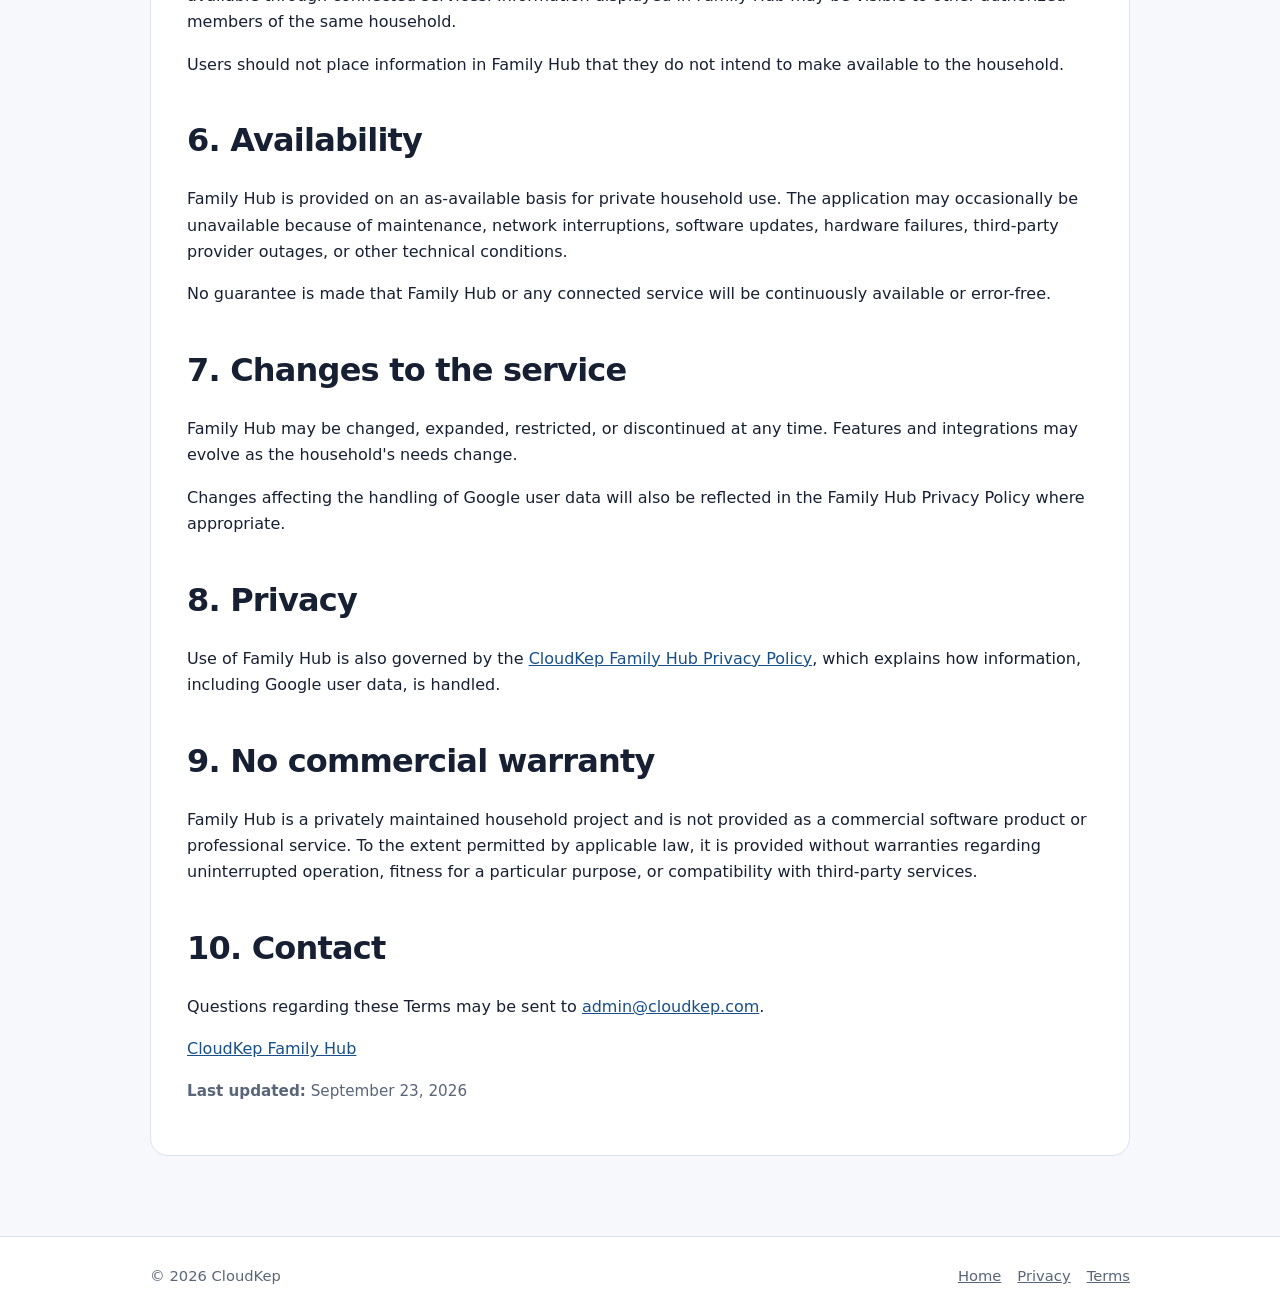
<file: public/family-hub/terms/index.html>
<!doctype html>
<html lang="en">
<head>
  <meta charset="utf-8">
  <meta name="viewport" content="width=device-width, initial-scale=1">
  <title>Terms of Use | CloudKep Family Hub</title>
  <meta name="description" content="Terms governing private household use of CloudKep Family Hub.">
  <link rel="canonical" href="https://legal.cloudkep.com/family-hub/terms/">
  <link rel="stylesheet" href="/styles.css">
</head>
<body>
<div class="site-shell">
  <header class="site-header">
    <div class="header-inner">
      <a class="brand" href="/">CloudKep</a>
      <nav class="nav" aria-label="Primary">
        <a href="/family-hub/">Family Hub</a>
        <a href="/family-hub/privacy/">Privacy</a>
        <a aria-current="page" href="/family-hub/terms/">Terms</a>
      </nav>
    </div>
  </header>
  <main class="main">
    <section class="hero">
      <p class="eyebrow">CloudKep Family Hub</p>
      <h1>Terms of Use</h1>
      <p class="lede">Terms governing use of CloudKep Family Hub, a private, self-hosted household application.</p>
      <p class="meta"><strong>Effective date:</strong> September 23, 2026</p>
    </section>

    <article class="content-card">
      <h2>1. Purpose</h2>
      <p>Family Hub is designed to help members of a household organize and display shared information such as calendars, events, tasks, reminders, shopping lists, weather, and other household information. Family Hub is maintained for private, noncommercial household use.</p>

      <h2>2. Authorized users</h2>
      <p>Access to Family Hub is limited to household members and other persons specifically authorized by the household administrator. Family Hub does not provide public account registration or access to the general public.</p>
      <p>Authorized users are responsible for using the application appropriately and for protecting any credentials or access methods provided to them.</p>

      <h2>3. Connected services</h2>
      <p>Family Hub may integrate with third-party services, including Google Calendar. Connecting a third-party service is voluntary and requires authorization from the applicable user or account holder.</p>
      <p>Third-party services remain subject to their own terms, privacy policies, availability, and technical limitations. Family Hub is not affiliated with or endorsed by Google unless expressly stated otherwise.</p>

      <h2>4. Calendar actions</h2>
      <p>When Google Calendar access is authorized, Family Hub may allow authorized household members to view, create, or edit calendar events. Actions that modify an external calendar are performed only in response to an authorized Family Hub feature or user request.</p>
      <p>Users should review important calendar information independently when necessary. Family Hub does not guarantee that synchronization with third-party services will always be instantaneous or uninterrupted.</p>

      <h2>5. Household data</h2>
      <p>Household members are responsible for determining what information they enter into Family Hub or make available through connected services. Information displayed in Family Hub may be visible to other authorized members of the same household.</p>
      <p>Users should not place information in Family Hub that they do not intend to make available to the household.</p>

      <h2>6. Availability</h2>
      <p>Family Hub is provided on an as-available basis for private household use. The application may occasionally be unavailable because of maintenance, network interruptions, software updates, hardware failures, third-party provider outages, or other technical conditions.</p>
      <p>No guarantee is made that Family Hub or any connected service will be continuously available or error-free.</p>

      <h2>7. Changes to the service</h2>
      <p>Family Hub may be changed, expanded, restricted, or discontinued at any time. Features and integrations may evolve as the household's needs change.</p>
      <p>Changes affecting the handling of Google user data will also be reflected in the Family Hub Privacy Policy where appropriate.</p>

      <h2>8. Privacy</h2>
      <p>Use of Family Hub is also governed by the <a href="/family-hub/privacy/">CloudKep Family Hub Privacy Policy</a>, which explains how information, including Google user data, is handled.</p>

      <h2>9. No commercial warranty</h2>
      <p>Family Hub is a privately maintained household project and is not provided as a commercial software product or professional service. To the extent permitted by applicable law, it is provided without warranties regarding uninterrupted operation, fitness for a particular purpose, or compatibility with third-party services.</p>

      <h2>10. Contact</h2>
      <p>Questions regarding these Terms may be sent to <a href="mailto:admin@cloudkep.com">admin@cloudkep.com</a>.</p>
      <p><a href="https://legal.cloudkep.com/family-hub/">CloudKep Family Hub</a></p>
      <p class="meta"><strong>Last updated:</strong> September 23, 2026</p>
    </article>
  </main>
  <footer class="site-footer">
    <div class="footer-inner">
      <span>© 2026 CloudKep</span>
      <div class="footer-links">
        <a href="/family-hub/">Home</a>
        <a href="/family-hub/privacy/">Privacy</a>
        <a href="/family-hub/terms/">Terms</a>
      </div>
    </div>
  </footer>
</div>
</body>
</html>
</file>
<file: styles.css>
:root {
  color-scheme: light;
  --bg: #f6f8fb;
  --surface: #ffffff;
  --surface-muted: #f0f4f8;
  --text: #172033;
  --muted: #596579;
  --line: #dce3ec;
  --brand: #245a45;
  --brand-soft: #e8f1ed;
  --link: #174f8a;
  --shadow: 0 18px 50px rgba(23, 32, 51, 0.08);
  font-family: Inter, ui-sans-serif, system-ui, -apple-system, BlinkMacSystemFont, "Segoe UI", sans-serif;
}

* { box-sizing: border-box; }

html { scroll-behavior: smooth; }

body {
  margin: 0;
  background: var(--bg);
  color: var(--text);
  line-height: 1.65;
}

a { color: var(--link); }

a:hover { text-decoration-thickness: 2px; }

.site-shell {
  min-height: 100vh;
  display: flex;
  flex-direction: column;
}

.site-header {
  border-bottom: 1px solid var(--line);
  background: rgba(255, 255, 255, 0.94);
}

.header-inner,
.main,
.footer-inner {
  width: min(100% - 2rem, 980px);
  margin-inline: auto;
}

.header-inner {
  min-height: 72px;
  display: flex;
  align-items: center;
  justify-content: space-between;
  gap: 1.25rem;
}

.brand {
  color: var(--text);
  font-weight: 750;
  letter-spacing: -0.02em;
  text-decoration: none;
}

.nav {
  display: flex;
  gap: 1rem;
  flex-wrap: wrap;
  justify-content: flex-end;
}

.nav a {
  color: var(--muted);
  text-decoration: none;
  font-weight: 600;
}

.nav a[aria-current="page"] { color: var(--brand); }

.main {
  flex: 1;
  padding-block: 4.5rem 5rem;
}

.hero {
  padding: clamp(1.75rem, 4vw, 3.5rem);
  border: 1px solid var(--line);
  border-radius: 24px;
  background:
    radial-gradient(circle at top right, var(--brand-soft), transparent 34%),
    var(--surface);
  box-shadow: var(--shadow);
}

.eyebrow {
  margin: 0 0 0.8rem;
  color: var(--brand);
  font-size: 0.85rem;
  font-weight: 800;
  letter-spacing: 0.09em;
  text-transform: uppercase;
}

h1, h2, h3 {
  line-height: 1.2;
  letter-spacing: -0.025em;
}

h1 {
  margin: 0;
  font-size: clamp(2.2rem, 7vw, 4.25rem);
}

h2 {
  margin-top: 2.7rem;
  font-size: clamp(1.45rem, 4vw, 2rem);
}

h3 { margin-top: 2rem; }

.lede {
  max-width: 760px;
  margin: 1.2rem 0 0;
  color: var(--muted);
  font-size: 1.15rem;
}

.actions {
  display: flex;
  gap: 0.8rem;
  flex-wrap: wrap;
  margin-top: 1.7rem;
}

.button {
  display: inline-block;
  padding: 0.72rem 1rem;
  border-radius: 10px;
  background: var(--brand);
  color: #fff;
  text-decoration: none;
  font-weight: 700;
}

.button.secondary {
  background: var(--surface-muted);
  color: var(--text);
}

.content-card {
  margin-top: 1.5rem;
  padding: clamp(1.4rem, 3vw, 2.25rem);
  border: 1px solid var(--line);
  border-radius: 18px;
  background: var(--surface);
}

.content-card > :first-child { margin-top: 0; }

.callout {
  padding: 1rem 1.2rem;
  border-left: 4px solid var(--brand);
  border-radius: 8px;
  background: var(--brand-soft);
}

.meta {
  color: var(--muted);
  font-size: 0.95rem;
}

ul { padding-left: 1.25rem; }

li + li { margin-top: 0.35rem; }

.site-footer {
  border-top: 1px solid var(--line);
  background: var(--surface);
}

.footer-inner {
  padding-block: 1.7rem;
  display: flex;
  gap: 1rem 2rem;
  align-items: center;
  justify-content: space-between;
  flex-wrap: wrap;
  color: var(--muted);
  font-size: 0.92rem;
}

.footer-links {
  display: flex;
  gap: 1rem;
  flex-wrap: wrap;
}

.footer-links a { color: var(--muted); }

@media (max-width: 640px) {
  .header-inner {
    padding-block: 0.9rem;
    align-items: flex-start;
    flex-direction: column;
  }

  .nav { justify-content: flex-start; }

  .main { padding-top: 2rem; }
}
</file>
